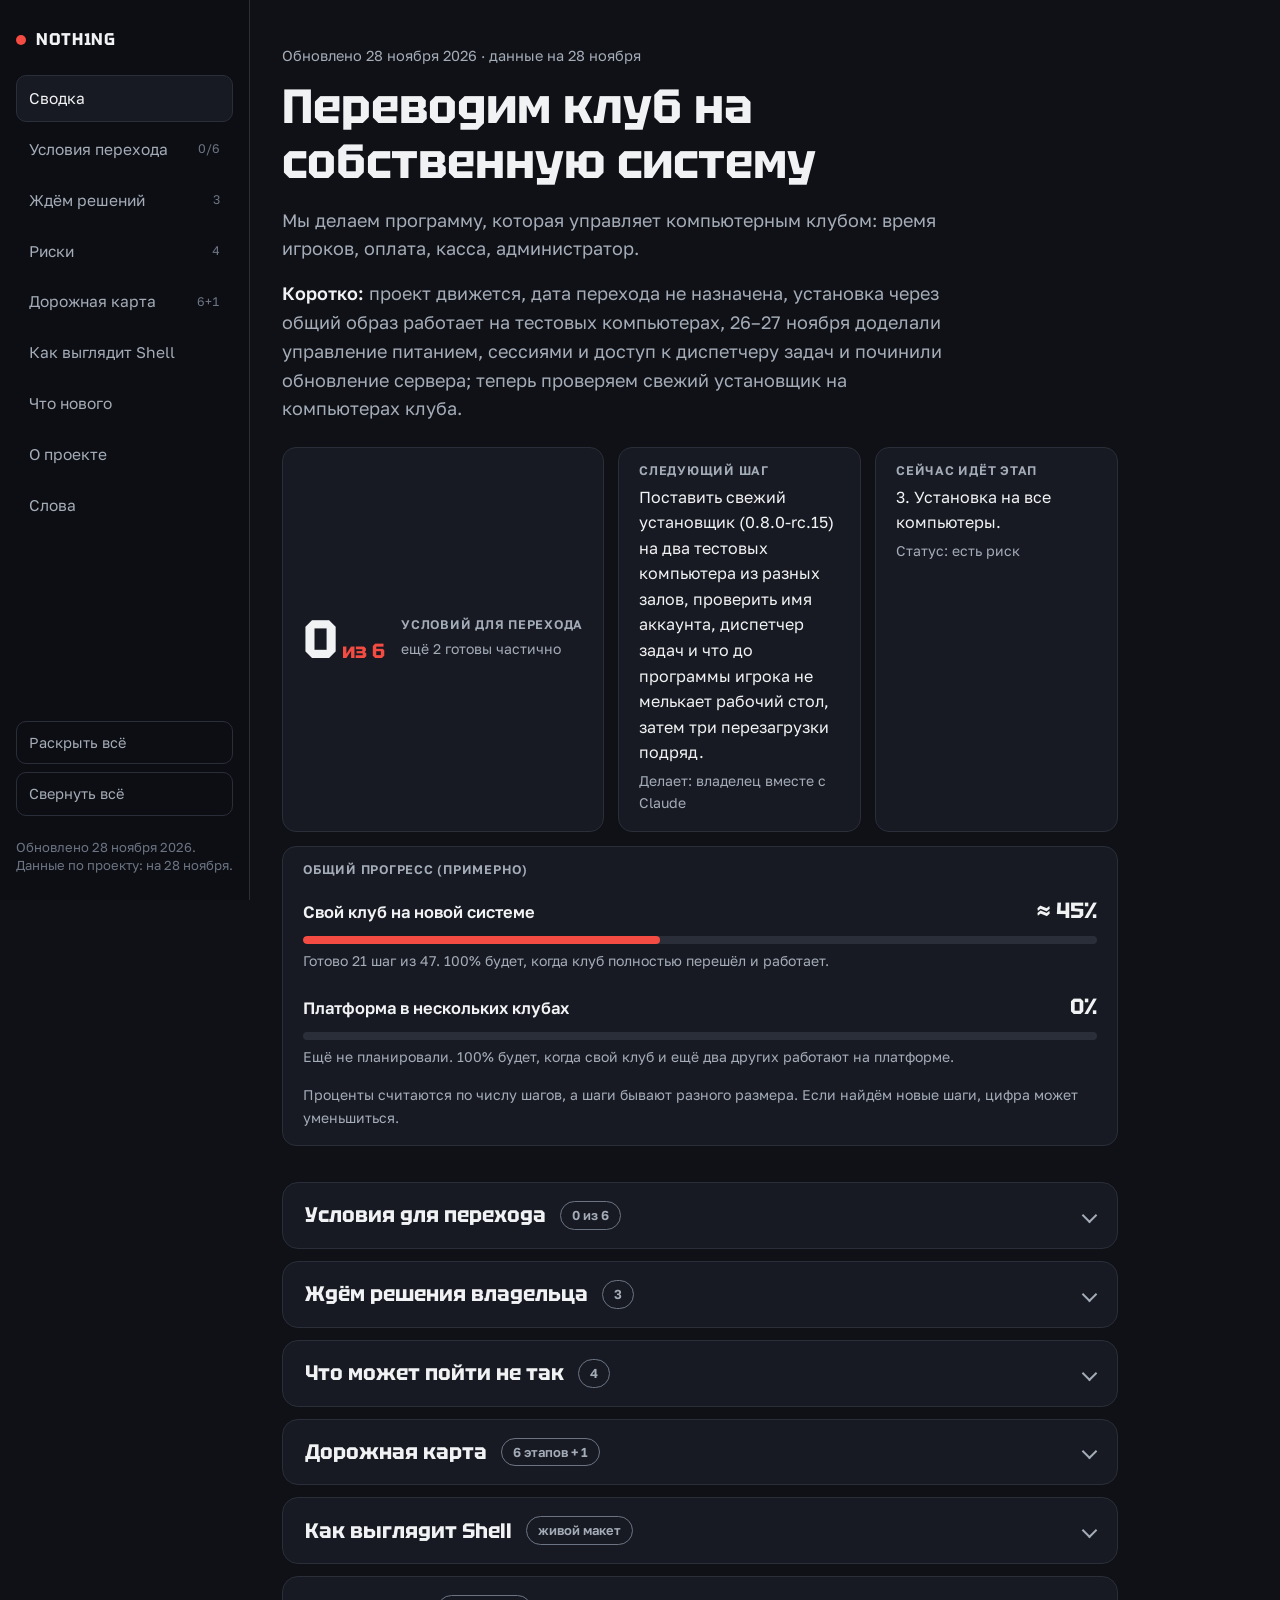
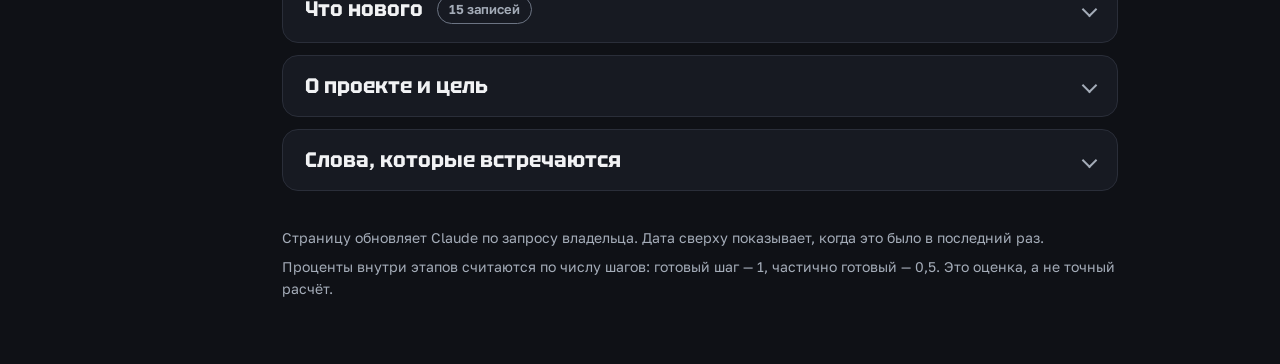
<file: index.html>
<!DOCTYPE html>
<html lang="ru">
<head>
<meta charset="utf-8">
<meta name="viewport" content="width=device-width, initial-scale=1">
<title>Noth1ng: как идёт проект</title>
<link rel="preconnect" href="https://fonts.googleapis.com">
<link rel="preconnect" href="https://fonts.gstatic.com" crossorigin>
<link href="https://fonts.googleapis.com/css2?family=Tektur:wght@500;700&family=Golos+Text:wght@400;500;600&display=swap" rel="stylesheet">
<style>
/* Один тёмный мир: графит, светлый текст, красный акцент. Компоновка: слева меню-сайдбар, справа сводка и раскрывающиеся разделы. */
:root{
  --bg:#0f1116;
  --panel:#171a22;
  --line:#2a2e39;
  --text:#f1f2f4;
  --muted:#a4acb8;
  --accent:#f44b42;
  --ok:#5ccf8f;
  --warn:#f0b25a;
  --stop:#f26d6d;
  --idle:#6c7483;
  --display:"Tektur","Arial Narrow",system-ui,sans-serif;
  --body:"Golos Text",system-ui,-apple-system,"Segoe UI",Arial,sans-serif;
  color-scheme:dark;
}
*{box-sizing:border-box}
html{background:var(--bg);scroll-behavior:smooth}
body{margin:0;background:var(--bg);color:var(--text);font-family:var(--body);font-size:16.5px;line-height:1.6;-webkit-text-size-adjust:100%}
h1,h2,h3{font-family:var(--display);font-weight:700;line-height:1.15;text-wrap:balance;margin:0}
p{margin:0}
:focus-visible{outline:2px solid var(--accent);outline-offset:3px;border-radius:4px}

.layout{display:grid;grid-template-columns:250px minmax(0,1fr);min-height:100vh}

/* Сайдбар */
.side{position:sticky;top:0;height:100vh;overflow-y:auto;padding:26px 16px;border-right:1px solid var(--line);background:#0c0e13;display:flex;flex-direction:column;gap:22px}
.brand{display:flex;align-items:center;gap:10px;font-family:var(--display);font-weight:700;letter-spacing:.04em;font-size:17px}
.brand i{width:10px;height:10px;border-radius:50%;background:var(--accent);display:inline-block}
.side nav{display:grid;gap:4px}
.side nav a{display:flex;align-items:center;justify-content:space-between;gap:10px;color:var(--muted);text-decoration:none;padding:10px 12px;border-radius:10px;font-size:15.5px;border:1px solid transparent}
.side nav a:hover{background:var(--panel);color:var(--text)}
.side nav a.on{background:var(--panel);color:var(--text);border-color:var(--line)}
.side nav a em{font-style:normal;font-size:12.5px;color:var(--idle);font-variant-numeric:tabular-nums}
.side .tools{display:grid;gap:8px;margin-top:auto}
.side button{font:inherit;font-size:14.5px;color:var(--muted);background:transparent;border:1px solid var(--line);border-radius:10px;padding:9px 12px;cursor:pointer;text-align:left}
.side button:hover{color:var(--text);border-color:var(--idle)}
.side .stamp{font-size:13px;color:var(--idle);line-height:1.4}

/* Основная колонка */
main{padding:0 32px 64px;max-width:900px;width:100%}
.hero{padding:44px 0 28px}
.kicker{color:var(--muted);font-size:14.5px;margin-bottom:12px}
.hero h1{font-size:clamp(30px,5.5vw,48px);max-width:15em}
.lead{margin-top:16px;max-width:38em;color:var(--muted);font-size:18px}
.lead b{color:var(--text);font-weight:600}
.cards2{margin-top:24px;display:grid;grid-template-columns:auto 1fr 1fr;gap:14px;align-items:stretch}
.cards2>div{background:var(--panel);border:1px solid var(--line);border-radius:14px;padding:16px 20px}
.cards2 .gate{display:flex;align-items:center;gap:16px}
.big{font-family:var(--display);font-weight:700;font-size:54px;line-height:1;font-variant-numeric:tabular-nums}
.big small{font-size:.38em;color:var(--accent);margin-left:4px}
.cards2 h3{font-family:var(--body);font-weight:600;font-size:12.5px;letter-spacing:.06em;text-transform:uppercase;color:var(--muted);margin-bottom:6px}
.cards2 p{font-size:16px}
.cards2 .sm{color:var(--muted);font-size:14px;margin-top:4px}
.prog{margin-top:14px;background:var(--panel);border:1px solid var(--line);border-radius:14px;padding:16px 20px;display:grid;gap:16px}
.prog h3{font-family:var(--body);font-weight:600;font-size:12.5px;letter-spacing:.06em;text-transform:uppercase;color:var(--muted)}
.prog .lbl{display:flex;justify-content:space-between;gap:12px;align-items:baseline}
.prog .lbl b{font-weight:600}
.prog .lbl span{font-family:var(--display);font-weight:700;font-size:22px;font-variant-numeric:tabular-nums}
.prog .meter{display:block;margin:8px 0 6px;min-width:0}
.prog .sm{color:var(--muted);font-size:14px}

/* Разделы-шапки */
.acc{display:grid;gap:12px;margin-top:8px}
details.sec{background:var(--panel);border:1px solid var(--line);border-radius:16px;scroll-margin-top:16px}
details.sec[open]{border-color:#3a3f4c}
summary{list-style:none;cursor:pointer;display:flex;align-items:center;gap:14px;padding:18px 22px;border-radius:16px}
summary::-webkit-details-marker{display:none}
summary::after{content:"";margin-left:auto;width:9px;height:9px;border-right:2px solid var(--muted);border-bottom:2px solid var(--muted);transform:rotate(45deg);transition:transform .2s;flex:none}
details[open]>summary::after{transform:rotate(-135deg)}
summary:hover{background:rgba(255,255,255,.02)}
.sec>summary h2{font-size:21px;flex:0 1 auto}
.sec .badge{font-size:13px;font-weight:600;padding:3px 11px;border-radius:999px;border:1px solid var(--idle);color:var(--muted);white-space:nowrap}
.sec .body{padding:4px 22px 22px;display:grid;gap:14px}
.sub{color:var(--muted);max-width:40em}

.light{font-size:13px;font-weight:600;padding:3px 11px;border-radius:999px;border:1px solid;white-space:nowrap}
.light.g{color:var(--ok);border-color:var(--ok)}
.light.a{color:var(--warn);border-color:var(--warn)}
.light.r{color:var(--stop);border-color:var(--stop)}
.light.n{color:var(--idle);border-color:var(--idle)}
.legend{display:flex;flex-wrap:wrap;gap:6px 20px;color:var(--muted);font-size:14.5px}
.dot{display:inline-block;width:11px;height:11px;border-radius:50%;margin-right:7px;vertical-align:-1px}
.dot.g{background:var(--ok)}.dot.a{background:var(--warn)}.dot.r{background:var(--stop)}.dot.n{background:var(--idle)}

.chain{list-style:none;margin:0;padding:0;display:flex;flex-wrap:wrap;gap:8px}
.chain li{border:1px solid var(--line);border-radius:999px;padding:6px 16px;font-size:15px;color:var(--muted)}
.chain li.here{border-color:var(--accent);color:var(--text)}
.chain li+li::before{content:"→";margin-right:10px;color:var(--idle)}

.checks{list-style:none;margin:0;padding:0;display:grid;gap:10px}
.checks li{display:grid;grid-template-columns:auto 1fr auto;gap:14px;align-items:center;border:1px solid var(--line);border-radius:12px;padding:12px 16px}
.checks .ic{width:24px;height:24px;border-radius:50%;display:grid;place-items:center;font-size:13px;font-weight:700;border:2px solid var(--idle);color:var(--idle)}
.checks .half .ic{border-color:var(--warn);color:var(--warn)}
.checks small{display:block;color:var(--muted);font-size:14px}
.chip{font-size:13px;font-weight:600;padding:3px 11px;border-radius:999px;border:1px solid var(--idle);color:var(--idle);white-space:nowrap}
.half .chip{border-color:var(--warn);color:var(--warn)}

.cards{display:grid;gap:10px;list-style:none;margin:0;padding:0}
.cards li{border:1px solid var(--line);border-radius:12px;padding:14px 16px}
.cards b{display:block;margin-bottom:3px;font-weight:600}
.cards span{color:var(--muted);font-size:15.5px}
.cards .meta{display:block;margin-top:6px;font-size:14px;color:var(--idle)}

/* Этапы: вложенные шапки */
.stages{display:grid;gap:10px}
details.stage{border:1px solid var(--line);border-radius:14px;background:#13161d}
details.stage.current{border-color:var(--accent)}
details.stage>summary{padding:14px 18px;gap:12px;flex-wrap:wrap}
.stage .num{font-family:var(--display);font-weight:700;color:var(--muted);font-size:15px;min-width:22px}
.stage summary h3{font-size:18px;flex:1 1 200px}
.stage .mini{display:flex;align-items:center;gap:10px;min-width:150px}
.meter{height:8px;background:var(--line);border-radius:5px;overflow:hidden;flex:1;min-width:70px}
.meter b{display:block;height:100%;background:var(--accent);border-radius:5px}
.stage .mini span{font-size:13.5px;color:var(--muted);font-variant-numeric:tabular-nums;white-space:nowrap}
.stage .inner{padding:2px 18px 18px;display:grid;gap:12px}
.plain{font-size:16px}
.why{color:var(--muted);font-size:15px}
.why b{color:var(--text);font-weight:600}
.items{list-style:none;margin:0;padding:0;display:grid;gap:6px}
.items li{display:grid;grid-template-columns:22px 1fr;gap:8px;font-size:15.5px;color:var(--muted)}
.items li::before{content:"";width:16px;height:16px;margin-top:5px;border-radius:50%;border:2px solid var(--idle)}
.items .d{color:var(--text)}
.items .d::before{background:var(--ok);border-color:var(--ok)}
.items .p::before{border-color:var(--warn);background:linear-gradient(90deg,var(--warn) 50%,transparent 50%)}

.log{list-style:none;margin:0;padding:0}
.log li{display:grid;grid-template-columns:110px 1fr;gap:16px;padding:10px 0;border-bottom:1px solid var(--line)}
.log li:last-child{border-bottom:0}
.log time{color:var(--muted);font-size:15px}

.what{display:grid;grid-template-columns:repeat(3,1fr);gap:12px}
.what div,.goal div{border:1px solid var(--line);border-radius:12px;padding:16px}
.what h3,.goal h3{font-size:17px;margin-bottom:6px}
.what p,.goal p{color:var(--muted);font-size:15.5px}
.goal{display:grid;gap:12px}
.tag{display:inline-block;font-size:12.5px;font-weight:600;color:var(--accent);border:1px solid var(--accent);padding:2px 10px;border-radius:999px;margin-bottom:8px}
dl{margin:0}
dl div{display:grid;grid-template-columns:150px 1fr;gap:16px;padding:12px 0;border-bottom:1px solid var(--line)}
dl div:last-child{border-bottom:0}
dt{font-weight:600}
dd{margin:0;color:var(--muted);font-size:15.5px}

footer{margin-top:36px;color:var(--muted);font-size:14px}
footer p+p{margin-top:6px}

/* Телефон: меню сверху полосой */
@media (max-width:860px){
  .layout{grid-template-columns:1fr}
  .side{position:sticky;top:0;z-index:5;height:auto;flex-direction:row;align-items:center;gap:12px;padding:10px 14px;border-right:0;border-bottom:1px solid var(--line);overflow-x:auto;overflow-y:hidden}
  .side .brand{flex:none}
  .side nav{display:flex;gap:6px;flex:none}
  .side nav a{white-space:nowrap;padding:8px 12px}
  .side nav a em{display:none}
  .side .tools,.side .stamp{display:none}
  main{padding:0 16px 56px}
  .cards2{grid-template-columns:1fr}
  .what{grid-template-columns:1fr}
  .checks li{grid-template-columns:auto 1fr}
  .checks .chip{grid-column:2;justify-self:start}
  .log li,dl div{grid-template-columns:1fr;gap:3px}
  html{scroll-padding-top:70px}
}
@media (prefers-reduced-motion:reduce){html{scroll-behavior:auto}summary::after{transition:none}}
</style>
</head>
<body>
<div class="layout">

<aside class="side" aria-label="Меню страницы">
  <div class="brand"><i></i>NOTH1NG</div>
  <nav id="nav">
    <a href="#svodka" data-t="svodka">Сводка</a>
    <a href="#perehod" data-t="perehod">Условия перехода <em>0/6</em></a>
    <a href="#resheniya" data-t="resheniya">Ждём решений <em>3</em></a>
    <a href="#riski" data-t="riski">Риски <em>4</em></a>
    <a href="#karta" data-t="karta">Дорожная карта <em>6+1</em></a>
    <a href="#shell" data-t="shell">Как выглядит Shell</a>
    <a href="#novoe" data-t="novoe">Что нового</a>
    <a href="#o-proekte" data-t="o-proekte">О проекте</a>
    <a href="#slova" data-t="slova">Слова</a>
  </nav>
  <div class="tools">
    <button type="button" id="openAll">Раскрыть всё</button>
    <button type="button" id="closeAll">Свернуть всё</button>
  </div>
  <p class="stamp">Обновлено 28 ноября 2026.<br>Данные по проекту: на 28 ноября.</p>
</aside>

<main>
  <div class="hero" id="svodka">
    <p class="kicker">Обновлено 28 ноября 2026 · данные на 28 ноября</p>
    <h1>Переводим клуб на собственную систему</h1>
    <p class="lead">Мы делаем программу, которая управляет компьютерным клубом: время игроков, оплата, касса, администратор.</p>
    <p class="lead"><b>Коротко:</b> проект движется, дата перехода не назначена, установка через общий образ работает на тестовых компьютерах, 26–27 ноября доделали управление питанием, сессиями и доступ к диспетчеру задач и починили обновление сервера; теперь проверяем свежий установщик на компьютерах клуба.</p>
    <div class="cards2">
      <div class="gate"><div class="big">0<small>из 6</small></div><div><h3>Условий для перехода</h3><p class="sm">ещё 2 готовы частично</p></div></div>
      <div><h3>Следующий шаг</h3><p>Поставить свежий установщик (0.8.0-rc.15) на два тестовых компьютера из разных залов, проверить имя аккаунта, диспетчер задач и что до программы игрока не мелькает рабочий стол, затем три перезагрузки подряд.</p><p class="sm">Делает: владелец вместе с Claude</p></div>
      <div><h3>Сейчас идёт этап</h3><p>3. Установка на все компьютеры.</p><p class="sm">Статус: есть риск</p></div>
    </div>
    <div class="prog">
      <h3>Общий прогресс (примерно)</h3>
      <div><div class="lbl"><b>Свой клуб на новой системе</b><span>≈ 45%</span></div><span class="meter"><b style="width:45%"></b></span><p class="sm">Готово 21 шаг из 47. 100% будет, когда клуб полностью перешёл и работает.</p></div>
      <div><div class="lbl"><b>Платформа в нескольких клубах</b><span>0%</span></div><span class="meter"><b style="width:0%"></b></span><p class="sm">Ещё не планировали. 100% будет, когда свой клуб и ещё два других работают на платформе.</p></div>
      <p class="sm">Проценты считаются по числу шагов, а шаги бывают разного размера. Если найдём новые шаги, цифра может уменьшиться.</p>
    </div>
  </div>

  <div class="acc">

    <details class="sec" id="perehod">
      <summary><h2>Условия для перехода</h2><span class="badge">0 из 6</span></summary>
      <div class="body">
        <p class="sub">Работы идут в таком порядке: следующая ступень не начинается, пока не готова предыдущая.</p>
        <ol class="chain"><li class="here">Установка на все компьютеры</li><li>Живые проверки</li><li>Проверка копий данных</li><li>Выбор даты</li></ol>
        <p class="sub">Дату выбираем, когда закрыты все шесть пунктов. Сейчас не закрыт ни один, два готовы частично.</p>
        <ul class="checks">
          <li class="half"><span class="ic">~</span><div>Работа без связи с сервером<small>Запас времени при обрыве работает, осталось проверить редкие случаи</small></div><span class="chip">Частично</span></li>
          <li><span class="ic"></span><div>Программа стоит на всех компьютерах клуба<small>Работает на пробном компьютере и на двух тестовых компьютерах с общего образа</small></div><span class="chip">Не готово</span></li>
          <li><span class="ic"></span><div>Первый вход перенесённого клиента<small>Проверка на одном тестовом клиенте</small></div><span class="chip">Не проверено</span></li>
          <li><span class="ic"></span><div>Полный цикл игровой сессии<small>Вход, оплата, игра, предупреждения, конец времени</small></div><span class="chip">Не проверено</span></li>
          <li><span class="ic"></span><div>Тестовая смена в кассе<small>Открытие, операции, отчёты, закрытие</small></div><span class="chip">Не проверено</span></li>
          <li class="half"><span class="ic">~</span><div>Копии базы и восстановление<small>Копии делаются каждый день; восстановление надо проверить заново</small></div><span class="chip">Частично</span></li>
        </ul>
        <p class="sub">Вывод: назначать дату рано.</p>
      </div>
    </details>

    <details class="sec" id="resheniya">
      <summary><h2>Ждём решения владельца</h2><span class="badge">3</span></summary>
      <div class="body">
        <p class="sub">Вопросы, от ответов на которые зависит ход работы. По состоянию на 23 ноября.</p>
        <ul class="cards">
          <li><b>Какие два компьютера и когда использовать для проверки установки</b><span>Нужны места из разных залов, на которых можно спокойно перезагружаться, в нерабочее время.</span><span class="meta">Открыт с 21 ноября</span></li>
          <li><b>Когда прекращать продажу абонементов в прежней системе</b><span>Абонементы не переносятся, поэтому клиентов нужно заранее предупредить. Решается, когда будет дата перехода.</span><span class="meta">Открыт с 20 ноября</span></li>
          <li><b>Дата перехода</b><span>Назначается после того, как закрыты шесть условий.</span><span class="meta">Ждёт условий</span></li>
        </ul>
      </div>
    </details>

    <details class="sec" id="riski">
      <summary><h2>Что может пойти не так</h2><span class="badge">4</span></summary>
      <div class="body">
        <ul class="cards">
          <li><b>Установка через общий образ проверена только на двух компьютерах</b><span>25 ноября после трёх исправлений она заработала на тестовой копии образа: два компьютера сами получили доступ и открыли программу игрока. Что осталось: перезагрузки, полный цикл игры и подготовка рабочего образа. Рабочий образ пока не трогаем.</span><span class="meta">Риск: средний, снижается</span></li>
          <li><b>Восстановление данных из копии нужно проверить заново перед переходом</b><span>Что делаем: повторим проверку за один-два дня до перехода и один раз потренируем возврат к копии.</span><span class="meta">Риск: средний</span></li>
          <li><b>Автоматические проверки на GitHub сейчас не запускаются</b><span>Причина: исчерпан лимит оплаты. Проверки запускаем вручную перед каждым слиянием, но 27 ноября поломка сборки прошла мимо них и была видна только на сервере. Нужно поправить оплату в GitHub до дня перехода.</span><span class="meta">Риск: средний</span></li>
          <li><b>При долгом обрыве связи последние минуты игры могут остаться неоплаченными</b><span>Компьютер блокируется в срок, но запас времени (до 5 минут) с баланса не списывается. Решение владельца: принимаем потерю. Вернёмся к вопросу, если такие случаи будут частыми.</span><span class="meta">Риск: низкий, принят</span></li>
        </ul>
      </div>
    </details>

    <details class="sec" id="karta">
      <summary><h2>Дорожная карта</h2><span class="badge">6 этапов + 1</span></summary>
      <div class="body">
        <p class="sub">Нажмите на этап, чтобы увидеть шаги. Часть работ идёт параллельно.</p>
        <p class="legend" aria-label="Условные обозначения">
          <span><i class="dot g"></i>идёт по плану</span><span><i class="dot a"></i>есть риск</span><span><i class="dot r"></i>стоим</span><span><i class="dot n"></i>ещё не начат</span>
        </p>
        <div class="stages">

          <details class="stage">
            <summary><span class="num">1</span><h3>Админ-панель</h3><span class="light g">Готово</span><span class="mini"><span class="meter"><b style="width:100%"></b></span><span>6 из 6</span></span></summary>
            <div class="inner">
              <p class="plain">Переделываем все экраны панели по готовому макету, чтобы работать было удобно.</p>
              <ul class="items">
                <li class="d">Карта клуба, касса, клиенты, брони</li>
                <li class="d">Магазин, тарифы, акции</li>
                <li class="d">Отчёты и журналы</li>
                <li class="d">Технические экраны (сервер, диагностика, обновления)</li>
                <li class="d">Экраны настроек</li>
                <li class="d">Итоговая сверка всех экранов с макетом (на тестовых данных)</li>
              </ul>
            </div>
          </details>

          <details class="stage">
            <summary><span class="num">2</span><h3>Программа на компьютере и работа без связи</h3><span class="light g">Идёт по плану</span><span class="mini"><span class="meter"><b style="width:60%"></b></span><span>6 из 10</span></span></summary>
            <div class="inner">
              <p class="plain">Если связь с сервером пропадёт, игрок не должен сразу вылететь из игры. Для этого сделан небольшой запас времени.</p>
              <ul class="items">
                <li class="d">Запас без связи на сервере</li>
                <li class="d">Запас без связи в программе игрока</li>
                <li class="d">Перезапуск программы при сбое</li>
                <li class="d">Установка на пробный компьютер</li>
                <li class="d">Проверка короткого обрыва связи</li>
                <li class="d">Проверка долгого обрыва связи</li>
                <li>Обрыв на 3–5 минут</li>
                <li>Выход из игры без связи</li>
                <li>Сбой программы без связи</li>
                <li>Проверка на тарифе с пакетом времени</li>
              </ul>
              <p class="why"><b>Почему не красный:</b> оставшиеся проверки отложены специально, на конец перед переходом.</p>
            </div>
          </details>

          <details class="stage current" open>
            <summary><span class="num">3</span><h3>Установка на все компьютеры</h3><span class="light a">Есть риск</span><span class="mini"><span class="meter"><b style="width:63%"></b></span><span>5 из 8</span></span></summary>
            <div class="inner">
              <p class="plain">Клубные компьютеры загружаются с общего образа, поэтому программу ставят один раз в образ, а не на каждый компьютер.</p>
              <ul class="items">
                <li class="d">Выяснили, почему простой установщик не подошёл</li>
                <li class="d">Собрали единый установщик со всеми нужными частями</li>
                <li class="d">Свежий установщик с новой версией программы игрока собран и выложен для скачивания из панели</li>
                <li class="d">Устранить ошибку доступа к папке Program Files при установке</li>
                <li class="d">Пробная установка на тестовом компьютере</li>
                <li>Два компьютера из разных залов и несколько перезагрузок</li>
                <li>Удалённое подключение администратора к компьютерам</li>
                <li>Рабочий образ для всего клуба</li>
              </ul>
              <p class="why"><b>Почему жёлтый:</b> установка через общий образ работает на тестовых компьютерах, но свежий установщик (0.8.0-rc.15), перезагрузки, полный цикл игры и рабочий образ ещё не проверены.</p>
            </div>
          </details>

          <details class="stage">
            <summary><span class="num">4</span><h3>Перенос клиентов из прежней системы</h3><span class="light g">Идёт по плану</span><span class="mini"><span class="meter"><b style="width:40%"></b></span><span>2 из 5</span></span></summary>
            <div class="inner">
              <p class="plain">Клиенты и их баланс переедут одним днём, чтобы деньги не потратили дважды. Абонементы и брони не переносятся.</p>
              <ul class="items">
                <li class="d">Перенос написан</li>
                <li class="d">Репетиция без денег прошла без ошибок</li>
                <li>Проверка на одном тестовом клиенте</li>
                <li>Брони переписать вручную в день перехода</li>
                <li>Свежая выгрузка и сверка в день перехода</li>
              </ul>
            </div>
          </details>

          <details class="stage">
            <summary><span class="num">5</span><h3>Проверки перед переходом</h3><span class="light a">Есть риск</span><span class="mini"><span class="meter"><b style="width:33%"></b></span><span>2 из 6</span></span></summary>
            <div class="inner">
              <p class="plain">Прежде чем переходить, пройдём всё вживую на тестовых деньгах и убедимся, что данные можно восстановить.</p>
              <ul class="items">
                <li class="d">Копия базы делается каждый день</li>
                <li class="d">Ключ от копий хранится в отдельном месте</li>
                <li>Полный цикл игровой сессии</li>
                <li>Тестовая смена в кассе</li>
                <li>Проверка восстановления из копии</li>
                <li>Тренировка возврата к копии</li>
              </ul>
              <p class="why"><b>Почему жёлтый:</b> живые проверки и проверка восстановления данных ещё впереди.</p>
            </div>
          </details>

          <details class="stage">
            <summary><span class="num">6</span><h3>День перехода</h3><span class="light n">Ещё не начат</span></summary>
            <div class="inner">
              <p class="plain">Один день, когда весь клуб переходит на новую систему. Пошаговая инструкция из двенадцати пунктов уже написана. Дату выберет владелец.</p>
            </div>
          </details>

          <details class="stage">
            <summary><span class="num">+</span><h3>Потом: другие клубы</h3><span class="light n">Планы</span></summary>
            <div class="inner">
              <p class="plain">Платформа задумана так, чтобы её могли использовать и другие клубы. Этим займёмся после того, как свой клуб стабильно работает. Сроков пока нет.</p>
            </div>
          </details>
        </div>
      </div>
    </details>

    <details class="sec" id="shell">
      <summary><h2>Как выглядит Shell</h2><span class="badge">живой макет</span></summary>
      <div class="body">
        <p class="sub">Так выглядит программа на игровом компьютере (Shell 0.7.64): библиотека игр, тарифы, бар, пополнение, история. Макет кликабельный, как настоящая программа. Игры, цены и баланс в нём примерные, настоящих данных клуба здесь нет.</p>
        <a href="shell/" target="_blank" rel="noopener" style="display:block;border:1px solid var(--line);border-radius:14px;overflow:hidden;text-decoration:none;color:inherit">
          <img src="shell/preview.png" alt="Библиотека игр в Shell: карточки игр, выбранная игра справа, баланс и время внизу" loading="lazy" style="display:block;width:100%;height:auto">
          <span style="display:block;padding:12px 16px;color:var(--accent);font-weight:600">Открыть живой макет Shell →</span>
        </a>
      </div>
    </details>

    <details class="sec" id="novoe">
      <summary><h2>Что нового</h2><span class="badge">15 записей</span></summary>
      <div class="body">
        <ul class="log">
          <li><time datetime="2026-11-28">28 ноября</time><span>Выпущен свежий установщик (0.8.0-rc.15) и подключён к скачиванию в панели. В программе игрока новый экран входа и заставка, без зависаний; в настройках панели появились «Брендинг и заставка» и эффекты экрана входа. Касса больше не получает ошибку «слишком много запросов» из-за фоновых обновлений. На двух тестовых компьютерах этот установщик ещё не проверяли, это следующий шаг.</span></li>
          <li><time datetime="2026-11-27">27 ноября</time><span>Нашли, что с утра сервер не обновлялся: две сборки подряд упали из-за ошибки в порядке сборки, и работала предыдущая версия. Исправили за час, теперь на сервере все изменения, включая сбор ошибок и понятные статусы питания. Панель теперь сразу подхватывает новую версию после обновления сервера, без обновления страницы вручную. Копии базы делаются каждый день без пропусков; подготовлена пошаговая инструкция для проверки восстановления и репетиции возврата к копии. Составлен список из 10 проверок до перехода.</span></li>
          <li><time datetime="2026-11-26">26 ноября</time><span>Доделали то, на чём спотыкались при проверке на тестовых компьютерах. В настройках панели два переключателя доступа к диспетчеру задач: для владельца (включён) и для клиентов (выключен по умолчанию); на тестовом компьютере включение сработало. Подтверждения «Перезагрузить» и «Завершить сессию» теперь работают и из контекстного меню карты клуба и раздела «Компьютеры». Если у клиента вышло время на выключенном компьютере, сессия сама закрывается. Кнопка «Включить» на карте доступна примерно через 20 секунд после выключения, а не через 3 минуты. В «Моём аккаунте» вместо слова «Игрок» показывается имя аккаунта. Свежий установщик 0.8.0-rc.12 подключён к панели; на клубных компьютерах он ещё не проверен.</span></li>
          <li><time datetime="2026-11-25">25 ноября</time><span>Установка через общий образ впервые заработала: два компьютера загрузились с тестовой копии образа, сами получили доступ у сервера и открыли программу игрока. По пути исправлены три ошибки: та самая «ошибка доступа к Program Files», неверное название режима в установщике и чёрный экран вместо экрана ожидания. Новый установщик собран, в панель ещё не выложен.</span></li>
          <li><time datetime="2026-11-25">25 ноября</time><span>Собран свежий установщик с новой версией программы игрока (вместе с «сессией владельца») и выложен для скачивания из панели. На компьютерах клуба он ещё не запускался — это следующий шаг.</span></li>
          <li><time datetime="2026-11-25">25 ноября</time><span>Экраны панели проверены на тестовых данных «как в клубе». В «Статистике» появилась карта загрузки по дням недели и часам: сразу видно пики и тихие часы, на телефоне — средний день для будней и выходных. Исправлены три мелкие ошибки отображения.</span></li>
          <li><time datetime="2026-11-25">25 ноября</time><span>«Сессия владельца» готова целиком в коде: в админ-панели есть экран настроек и список последних входов, часы владельца в отчётах загрузки идут отдельной строкой. На игровых компьютерах эта версия программы пока не установлена, проверка на реальном компьютере впереди.</span></li>
          <li><time datetime="2026-11-25">25 ноября</time><span>Мелкие доработки панели: на «Тарифах» появилась справка с правилами времени, в банковской сверке — подсказки «возможное совпадение» (связь по-прежнему ставит человек), заголовок настроек выровнен с остальными страницами.</span></li>
          <li><time datetime="2026-11-24">24 ноября</time><span>Готова серверная часть «сессии владельца»: настройки и список входов. Экрана для неё пока нет. В настройках пункты из макета, которых ещё нет в системе, теперь показаны серыми.</span></li>
          <li><time datetime="2026-11-24">24 ноября</time><span>На странице появился живой макет Shell в том виде, как он сейчас выглядит на игровом компьютере (версия 0.7.64). Данные в нём примерные.</span></li>
          <li><time datetime="2026-11-23">23 ноября</time><span>Все экраны админ-панели сверены с макетом: серьёзных ошибок нет, найдено несколько доработок. Установщик проверен по коду (сам файл ещё не открывали). Все автоматические проверки прошли, одна нестабильная починена.</span></li>
          <li><time datetime="2026-11-23">23 ноября</time><span>Установка на другие компьютеры остановилась на ошибке доступа к папке Program Files. Причину выясняем.</span></li>
          <li><time datetime="2026-11-22">22 ноября</time><span>Собран единый установщик программы и подключён к скачиванию в админ-панели.</span></li>
          <li><time datetime="2026-11-22">22 ноября</time><span>Банковская сверка в панели, уборка старого экрана, окно пополнения на карте клуба.</span></li>
          <li><time datetime="2026-11-21">21 ноября</time><span>Все 11 экранов настроек в панели переделаны по макету. Пока это только внешний вид, сохранение настроек проверим отдельно.</span></li>
          <li><time datetime="2026-11-21">21 ноября</time><span>Режим «запас без связи» работает на пробном компьютере. Проверены обрывы около минуты и около 50 минут, остальные сценарии ждут конца работ.</span></li>
        </ul>
      </div>
    </details>

    <details class="sec" id="o-proekte">
      <summary><h2>О проекте и цель</h2></summary>
      <div class="body">
        <div class="what">
          <div><h3>Админ-панель</h3><p>Сайт для администратора и владельца: карта клуба, касса, клиенты, брони, тарифы, отчёты, настройки. Называется Ops.</p></div>
          <div><h3>Программа на компьютере клиента</h3><p>То, что игрок видит за столом: вход, оставшееся время, баланс, запуск игр. Называется Shell.</p></div>
          <div><h3>Сервер</h3><p>Хранит клиентов, оплаты и сессии и связывает панель с компьютерами. Работает в интернете, на сервисе Railway.</p></div>
        </div>
        <div class="goal">
          <div><span class="tag">Ближайшая цель</span><h3>Весь клуб на своей системе</h3><p>Все компьютеры, касса, отчёты и брони работают в нашей программе вместо прежней.</p></div>
          <div><span class="tag">В будущем</span><h3>Платформа и для других клубов</h3><p>После перехода можно подключать другие клубы. Как именно, решим позже.</p></div>
        </div>
      </div>
    </details>

    <details class="sec" id="slova">
      <summary><h2>Слова, которые встречаются</h2></summary>
      <div class="body">
        <dl>
          <div><dt>Ops</dt><dd>Админ-панель клуба в браузере.</dd></div>
          <div><dt>Shell</dt><dd>Программа на игровом компьютере: вход игрока, время, баланс, запуск игр.</dd></div>
          <div><dt>Сервер</dt><dd>Главный компьютер в интернете, который хранит данные и связывает всё вместе.</dd></div>
          <div><dt>Railway</dt><dd>Сервис, на котором работает сервер.</dd></div>
          <div><dt>Образ</dt><dd>Готовая копия системы. Бездисковые компьютеры клуба загружаются из неё, поэтому программу достаточно поставить в образ один раз.</dd></div>
          <div><dt>Установщик</dt><dd>Программа, которая сама ставит нужные части на компьютер.</dd></div>
          <div><dt>Запас без связи</dt><dd>Несколько минут игры, которые разрешены, если пропала связь с сервером.</dd></div>
          <div><dt>Откат</dt><dd>Возврат к состоянию до изменений. Поэтому перед переходом мы делаем копии данных и проверки.</dd></div>
          <div><dt>День перехода</dt><dd>День, когда клуб полностью переходит на новую систему.</dd></div>
        </dl>
      </div>
    </details>
  </div>

  <footer>
    <p>Страницу обновляет Claude по запросу владельца. Дата сверху показывает, когда это было в последний раз.</p>
    <p>Проценты внутри этапов считаются по числу шагов: готовый шаг — 1, частично готовый — 0,5. Это оценка, а не точный расчёт.</p>
  </footer>
</main>
</div>

<script>
(function(){
  var secs=[].slice.call(document.querySelectorAll('details.sec'));
  var links=[].slice.call(document.querySelectorAll('#nav a'));
  function mark(id){
    links.forEach(function(a){a.classList.toggle('on',a.getAttribute('data-t')===id);});
  }
  function go(id,push){
    var el=document.getElementById(id);
    if(!el)return;
    if(el.tagName==='DETAILS')el.open=true;
    el.scrollIntoView({block:'start'});
    mark(id);
    if(push){try{history.replaceState(null,'','#'+id);}catch(e){}}
  }
  links.forEach(function(a){
    a.addEventListener('click',function(e){
      e.preventDefault();
      go(a.getAttribute('data-t'),true);
    });
  });
  document.getElementById('openAll').addEventListener('click',function(){
    secs.forEach(function(d){d.open=true;});
    [].forEach.call(document.querySelectorAll('details.stage'),function(d){d.open=true;});
  });
  document.getElementById('closeAll').addEventListener('click',function(){
    secs.forEach(function(d){d.open=false;});
    [].forEach.call(document.querySelectorAll('details.stage'),function(d){d.open=false;});
  });
  if('IntersectionObserver' in window){
    var ids=['svodka'].concat(secs.map(function(d){return d.id;}));
    var io=new IntersectionObserver(function(es){
      es.forEach(function(e){if(e.isIntersecting)mark(e.target.id);});
    },{rootMargin:'-20% 0px -70% 0px'});
    ids.forEach(function(id){var el=document.getElementById(id);if(el)io.observe(el);});
  }
  var h=(location.hash||'').replace('#','');
  if(h&&document.getElementById(h))go(h,false);else mark('svodka');
  window.addEventListener('hashchange',function(){var x=(location.hash||'').replace('#','');if(x)go(x,false);});
})();
</script>
</body>
</html>
</file>
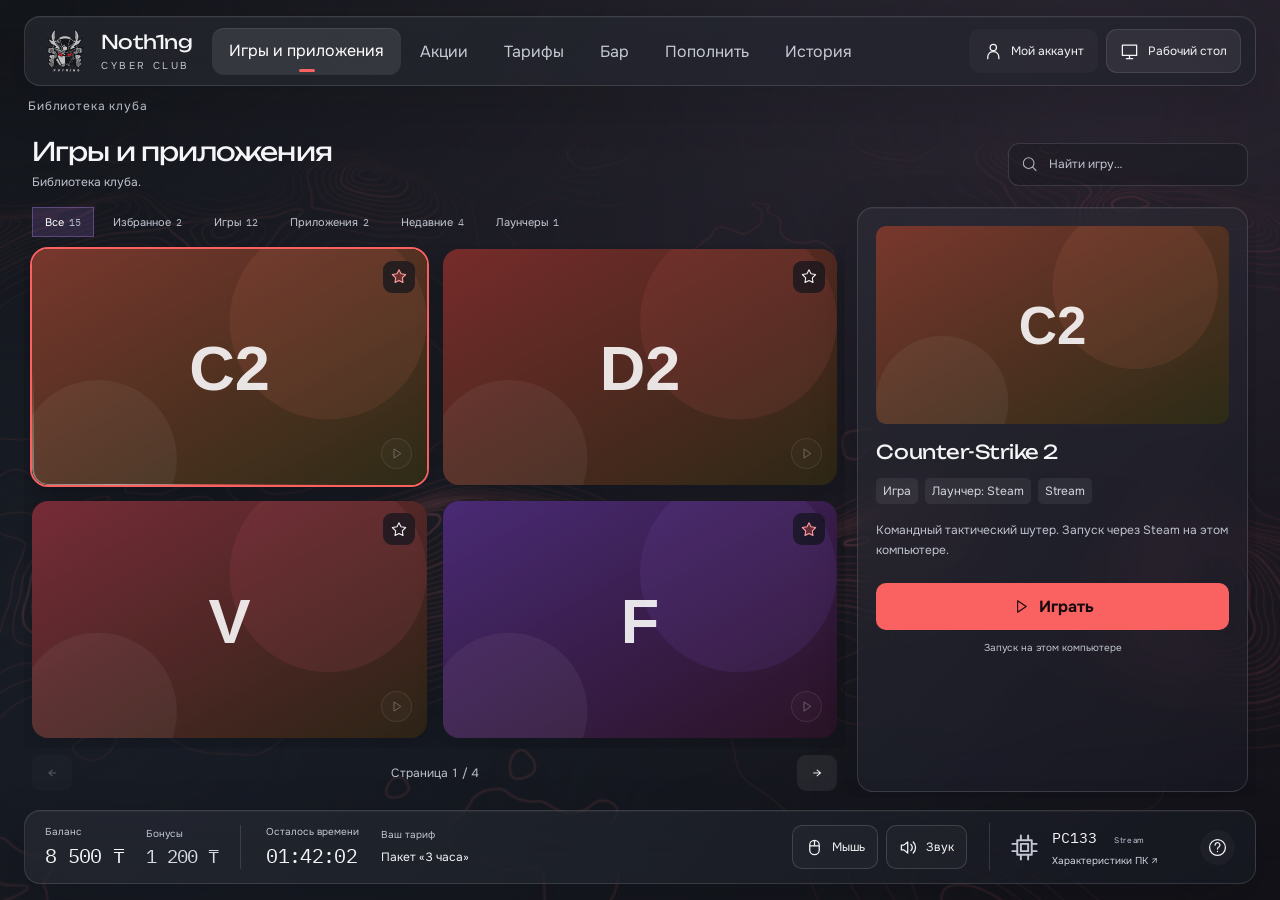
<file: shell/index.html>
<!doctype html><html lang="ru"><head><meta charset="utf-8"><meta name="viewport" content="width=device-width,initial-scale=1"><meta http-equiv="Content-Security-Policy" content="default-src 'self'; script-src 'self'; style-src 'self' 'unsafe-inline'; img-src 'self' data:; font-src 'self'; connect-src 'none'; frame-src 'none'; object-src 'none'; base-uri 'none'; form-action 'none'"><meta name="theme-color" content="#16171b"><title>Noth1ng Shell</title><link rel="stylesheet" href="style.css?v=tariff-discount-1"><link rel="stylesheet" href="motion.css?v=0.7.50"><link rel="stylesheet" href="viewport.css?v=0.7.50"><link rel="stylesheet" href="experience.css?v=0.7.50"><link rel="stylesheet" href="shell-finish.css?v=0.7.50"><link rel="stylesheet" href="card-hover.css?v=20261029"><link rel="stylesheet" href="system-panels.css?v=0.7.55"><link rel="stylesheet" href="managed-ui.css?v=0.7.56"></head><body>
<div class="backdrop"><div class="wallpaper" id="wallpaper"></div><div class="wallpaper next" id="wallpaper-next"></div><div id="shell-topography" aria-hidden="true"><canvas></canvas></div></div>
<div class="shell"><header class="glass header"><a class="brand" href="#games" aria-label="Noth1ng, игры"><img src="assets/logo.png" alt=""><span><b id="club-name">Noth1ng</b><small>CYBER CLUB</small></span></a><nav aria-label="Разделы"><div class="nav-indicator" aria-hidden="true"></div><button data-page="games" aria-current="page">Игры и приложения</button><button data-page="promotions">Акции</button><button data-page="tariffs">Тарифы</button><button data-page="bar">Бар</button><button data-page="topup">Пополнить</button><button data-page="history">История</button></nav><div class="header-actions"><button class="subtle account" data-drawer="account" aria-label="Мой аккаунт"><i data-icon="user"></i><span>Мой аккаунт</span></button><button class="desktop" id="desktop"><i data-icon="monitor"></i><span>Рабочий стол</span></button></div></header>
<div class="demo-line"><span id="connection-status"><b></b> Библиотека клуба</span></div><main id="content" tabindex="-1"><p>Загружаем библиотеку…</p></main>
<footer class="glass session"><div class="session-stat"><span>Баланс</span><strong id="cash">—</strong></div><div class="session-stat bonus"><span>Бонусы</span><strong id="bonus">—</strong></div><div class="session-stat time"><span>Осталось времени</span><strong id="time">—</strong></div><div class="session-stat package"><span>Ваш тариф</span><strong id="package">—</strong><div class="progress"><div></div></div></div><div class="system-panels" aria-label="Настройки устройств"><button class="system-panel" data-command="systemMouse" aria-label="Настройки мыши Windows" title="Настройки мыши Windows" disabled><i data-icon="mouse"></i><span>Мышь</span></button><button class="system-panel" data-command="systemSound" aria-label="Настройки звука Windows" title="Настройки звука Windows" disabled><i data-icon="speaker"></i><span>Звук</span></button></div><button class="pc" data-drawer="hardware" aria-label="Характеристики компьютера"><i data-icon="cpu"></i><span><strong><span id="pc">—</span> <small id="zone"></small></strong><em>Характеристики ПК ↗</em></span></button><button class="help subtle" data-drawer="help" aria-label="Помощь"><i data-icon="help"></i></button></footer></div>
<div class="veil" id="veil"></div><aside class="glass drawer" id="drawer" aria-label="Боковая панель" inert><div class="drawer-head"><h2 id="drawer-title"></h2><button class="icon-button" id="close-drawer" aria-label="Закрыть"><i data-icon="close"></i></button></div><div id="drawer-content"></div></aside><div class="toast glass" id="toast" role="status"></div><div class="topup-notice glass" id="topup-notice" role="status" aria-live="polite" hidden><span class="topup-notice-icon" aria-hidden="true">✓</span><div class="topup-notice-content"><div class="topup-notice-title">Баланс пополнен на <strong id="topup-notice-amount"></strong></div><div class="topup-notice-balances"><span>Баланс <b id="topup-notice-cash"></b></span><span>Бонусы <b id="topup-notice-bonus"></b></span></div></div><button id="topup-notice-close" aria-label="Закрыть уведомление">×</button></div>
<script src="mock.js"></script><script src="topography.js?v=0.7.50"></script><script src="app.js?v=tariff-discount-1"></script><script src="confirm.js?v=0.7.50"></script><script src="motion.js?v=0.7.50"></script><script src="viewport.js?v=0.7.50"></script><script src="experience.js?v=0.7.50"></script><script src="shell-finish.js?v=0.7.50"></script><script src="card-hover.js?v=20261029"></script><script src="managed-ui.js?v=0.7.56"></script></body></html>
</file>
<file: shell/style.css>
@font-face{font-family:Onest;src:url(assets/Onest-Regular.ttf)}@font-face{font-family:Onest;src:url(assets/Onest-Bold.ttf);font-weight:600 900}@font-face{font-family:Unbounded;src:url(assets/Unbounded-Regular.ttf)}@font-face{font-family:Unbounded;src:url(assets/Unbounded-Bold.ttf);font-weight:600 900}@font-face{font-family:"IBM Plex Mono";src:url(assets/IBMPlexMono-Regular.ttf)}
:root{color-scheme:dark;--red:#fa6262;--muted:#bec3cf;--glass:rgba(30,33,42,.64);--ease:cubic-bezier(.16,1,.3,1);font-family:Onest,sans-serif;color:#f5f5f7;background:#14161b}*{box-sizing:border-box}body{margin:0;min-width:340px}button,input,select{font:inherit}button{color:inherit;cursor:pointer;border:0;background:none}a{color:inherit;text-decoration:none}button:focus-visible,a:focus-visible,input:focus-visible,select:focus-visible{outline:2px solid #ffb6b6;outline-offset:4px}button:disabled{opacity:.45;cursor:default}::selection{background:#a22c3a;color:white}::-webkit-scrollbar{width:6px}::-webkit-scrollbar-thumb{background:#666a76;border-radius:6px}.icon{width:19px;height:19px;stroke:currentColor;fill:none;stroke-width:1.6;stroke-linecap:round;stroke-linejoin:round;flex-shrink:0;vertical-align:middle}.backdrop{position:fixed;inset:0;overflow:hidden;background:#15171c;z-index:-1}.wallpaper{position:absolute;inset:-35px;background-image:radial-gradient(ellipse at 85% 15%,#3f3347,transparent 65%),radial-gradient(ellipse at 10% 80%,#242f42,transparent 65%);background-position:center;background-size:cover;filter:blur(24px) saturate(.65);opacity:.5}.wallpaper.next{opacity:0;transition:opacity 850ms var(--ease)}.backdrop:after{content:'';position:absolute;inset:0;background:linear-gradient(110deg,#12151b80,#15192345,#190f1c70),linear-gradient(0deg,#0c0d12df,transparent)}.shell{max-width:1920px;margin:auto;padding:24px 32px;min-height:100svh;display:flex;flex-direction:column;gap:18px}.glass{background:linear-gradient(130deg,#ffffff15,#ffffff04),var(--glass);backdrop-filter:blur(30px) saturate(1.3);-webkit-backdrop-filter:blur(30px) saturate(1.3);border:1px solid #ffffff20;border-radius:16px;box-shadow:0 16px 50px #080a1030,inset 0 1px 0 #ffffff0b}.header{display:flex;align-items:center;padding:12px 16px;gap:28px;min-height:86px}.brand{display:flex;align-items:center;gap:10px;flex-shrink:0}.brand img{width:52px;height:52px;object-fit:contain;mix-blend-mode:screen}.brand>span{font-family:Unbounded,sans-serif;font-size:19px;letter-spacing:-.03em}.brand small{display:block;letter-spacing:.26em;font-family:Onest,sans-serif;font-size:8px;color:#c3c5cd;margin-top:5px}nav{position:relative;display:flex;align-items:center;gap:2px;isolation:isolate}nav button{position:relative;padding:13px 17px;border-radius:12px;color:#c7cad4;overflow:hidden;white-space:nowrap}nav button:before{content:'';position:absolute;inset:0;border-radius:50% 50% 0 0;background:#ffffff0d;transform:translateY(105%);transition:transform 350ms var(--ease)}nav button:hover:before{transform:translateY(0)}nav button[aria-current]{color:white}.nav-indicator{position:absolute;left:0;top:0;bottom:0;width:70px;border-radius:12px;background:#ffffff17;box-shadow:inset 0 1px 0 #ffffff17;z-index:-1;transition:transform 450ms var(--ease),width 450ms var(--ease)}.nav-indicator:after{content:'';position:absolute;width:16px;height:3px;border-radius:3px;background:var(--red);bottom:3px;left:calc(50% - 8px)}.header-actions{display:flex;align-items:center;gap:8px;margin-left:auto}.header-actions button{height:44px;display:flex;align-items:center;justify-content:center;gap:9px;padding:0 14px;border-radius:11px;white-space:nowrap;font-size:12px}.subtle{background:#ffffff07}.subtle:hover{background:#ffffff16}.desktop{background:#ffffff10;box-shadow:inset 0 0 0 1px #ffffff19}.desktop:hover{background:#ffffff20}.demo-line{display:flex;align-items:center;justify-content:space-between;padding:0 4px;color:#c7cbd5;font-size:10px;letter-spacing:.07em}.demo-line>span{display:flex;align-items:center;gap:8px}.demo-line b{width:5px;height:5px;background:var(--red);border-radius:50%}.text-btn{font-size:11px;color:#d4d6dd;display:flex;align-items:center;gap:7px;padding:4px}.text-btn .icon{width:14px;height:14px}main{flex:1;min-height:510px;position:relative}.page{width:100%}.page-head{display:flex;align-items:end;justify-content:space-between;gap:20px;margin:12px 2px 25px}h1{font-size:clamp(26px,2.4vw,40px);font-weight:500;letter-spacing:-.035em;margin:0;font-family:Unbounded,sans-serif}h2{font-size:22px;letter-spacing:-.025em;font-weight:500;margin:0}p{color:var(--muted);line-height:1.65}.subtitle{margin:10px 0 0;font-size:12px}.search{height:43px;display:flex;align-items:center;gap:9px;background:#14161b60;border:1px solid #ffffff20;padding:0 13px;border-radius:11px;min-width:240px}.search input{width:100%;border:0;background:none;color:white;font-size:12px}.search input::placeholder{color:#bec3cf}.search .icon{width:16px;color:#afb3bd}.library-layout{display:grid;grid-template-columns:minmax(0,1.65fr) minmax(260px,.8fr);gap:24px}.filters{display:flex;flex-wrap:wrap;align-items:center;gap:6px;margin-bottom:18px}.filter{font-size:11px;padding:8px 13px;color:#c4c9d4;border-radius:8px}.filter.active{background:#ffffff15;color:white}.count{margin-left:5px;color:#b1b9c9;font-family:'IBM Plex Mono',monospace;font-size:10px}.games-grid{display:grid;grid-template-columns:1fr 1fr;gap:18px;perspective:1100px}.game-wrap{min-width:0;position:relative}.game-card{position:relative;width:100%;display:block;padding:0;aspect-ratio:1.91;overflow:hidden;isolation:isolate;border-radius:16px;text-align:left;transform-style:preserve-3d;transition:transform 350ms var(--ease),box-shadow 300ms;background:#242730;box-shadow:0 10px 25px #080a1040}.game-card img{width:100%;height:100%;object-fit:cover;transition:transform 650ms var(--ease),filter 500ms;filter:saturate(.8)}.game-card:before{content:'';position:absolute;inset:0;z-index:1;background:linear-gradient(0deg,#07090fee,transparent 70%)}.game-card:after{content:'';position:absolute;inset:0;z-index:3;border-radius:inherit;background:radial-gradient(ellipse at var(--mx,50%) var(--my,0%),#ffffff30,transparent 65%);opacity:0;transition:opacity 300ms;pointer-events:none}.game-card:hover:after{opacity:1}.game-card:hover img{transform:scale(1.055);filter:saturate(1)}.game-card.selected{box-shadow:0 0 0 2px #f47777,0 14px 35px #06081045}.card-caption{position:absolute;inset:auto 18px 15px;z-index:2}.card-caption strong{font-size:17px;font-weight:600}.card-caption small{display:block;font-size:10px;color:#d0d3dd;margin-top:4px}.card-play{position:absolute;right:15px;bottom:16px;z-index:2;border:1px solid #ffffff40;border-radius:50%;width:31px;height:31px;display:grid;place-items:center;background:#ffffff10}.card-play .icon{width:13px}.favorite{position:absolute;top:12px;right:12px;z-index:5;border-radius:9px;background:#12151dba;backdrop-filter:blur(12px);width:32px;height:32px;display:grid;place-items:center}.favorite .icon{width:16px}.favorite.on{color:#ffa1a1}.favorite.on .icon{fill:#fa4e4e55}.library-note{font-size:11px;color:#c0c5d0;display:flex;align-items:center;gap:8px;margin:19px 1px}.library-note .icon{width:14px}.selected-panel{position:relative;overflow:hidden;padding:20px;min-height:395px;align-self:start;margin-top:48px}.art-holder{position:relative;overflow:hidden;border-radius:10px;margin-bottom:22px}.selected-art{width:100%;aspect-ratio:2.14;object-fit:cover;display:block;filter:saturate(.8)}.selected-panel h2{font-family:Unbounded,sans-serif;font-size:23px;line-height:1.35;margin:0 0 12px}.tags{display:flex;gap:7px;flex-wrap:wrap}.tag{max-width:100%;overflow-wrap:anywhere;font-size:9px;padding:5px 7px;border-radius:5px;background:#ffffff10;color:#d4d6de}.selected-panel p{font-size:12px;margin:17px 0 22px;max-width:45ch}.primary{background:var(--red);color:#190b0d;font-weight:700;border-radius:10px;padding:14px 23px;transition:background 180ms,transform 180ms;display:inline-flex;align-items:center;justify-content:center;gap:10px}.primary:hover{background:#ff8787}.primary:active{transform:scale(.98)}.primary .icon{width:17px}.launch{width:100%;height:47px}.launch-hint{font-size:10px;color:#c0c5cf;margin:11px 0 0;text-align:center}.session{display:flex;align-items:center;gap:30px;padding:18px 25px;margin-top:16px;min-height:96px}.session-stat{flex-shrink:0}.session-stat>span{font-size:10px;color:#c2c6d2;display:block;margin-bottom:7px}.session-stat>strong{font-family:'IBM Plex Mono',monospace;font-size:22px;font-weight:500;letter-spacing:-.035em;white-space:nowrap}.session-stat small{font-size:15px;color:#c2c5ce}.session-stat.bonus strong{font-size:19px;color:#d6d9e2}.session-stat.package{flex:1}.session-stat.package strong{font-family:Onest,sans-serif;font-size:12px;letter-spacing:0}.time{padding-left:25px;border-left:1px solid #ffffff20}.progress{height:3px;width:100%;max-width:165px;background:#ffffff20;border-radius:3px;margin-top:10px;overflow:hidden}.progress>div{height:100%;width:57%;background:#f37777}.pc{display:flex;align-items:center;gap:13px;padding:4px 20px;border-left:1px solid #ffffff20;text-align:left;flex-shrink:0}.pc>.icon{width:29px;height:29px;color:#c2c7d3}.pc strong{font-family:'IBM Plex Mono',monospace;font-size:15px;font-weight:500}.pc small{font-family:Onest,sans-serif;font-size:8px;letter-spacing:.08em;color:#bfc4cf;margin-left:8px}.pc em{display:block;font-size:10px;font-style:normal;color:#d0d4df;margin-top:6px}.pc:hover em{color:white}.help{border-radius:50%;width:35px;height:35px;padding:0;display:grid;place-items:center}.veil{position:fixed;inset:0;z-index:10;background:#070a1255;backdrop-filter:blur(4px);opacity:0;pointer-events:none;transition:opacity 350ms}.veil.open{opacity:1;pointer-events:auto}.drawer{position:fixed;top:22px;right:22px;bottom:22px;width:min(440px,calc(100vw - 32px));z-index:11;padding:28px;overflow:auto;transform:translateX(calc(100% + 30px));opacity:0;transition:transform 550ms var(--ease),opacity 300ms;background-color:rgba(31,34,43,.94)}.drawer.open{transform:translateX(0);opacity:1}.drawer-head{display:flex;justify-content:space-between;align-items:center;gap:12px;margin-bottom:28px}.drawer-head h2{font-family:Unbounded,sans-serif;font-size:19px;line-height:1.5}.icon-button{width:35px;height:35px;border-radius:9px;background:#ffffff10;display:grid;place-items:center;flex-shrink:0}.hardware-intro{display:flex;align-items:center;gap:15px;padding-bottom:25px;border-bottom:1px solid #ffffff20}.hardware-intro>.icon{width:42px;height:42px}.hardware-intro strong{font-size:20px;font-family:'IBM Plex Mono',monospace}.hardware-intro p{font-size:11px;margin:5px 0 0}.spec{padding:22px 0;border-bottom:1px solid #ffffff20;display:flex;align-items:start;gap:15px}.spec>.icon{color:#bbc2d2;width:21px;margin-top:2px}.spec small{font-size:10px;color:#bec5d5;display:block;margin-bottom:9px}.spec strong{display:block;font-size:15px;line-height:1.5;font-weight:500}.spec em{display:block;font-style:normal;color:#bbc3d3;font-size:11px;margin-top:4px}.fineprint{font-size:11px;color:#bac0ce;line-height:1.65;margin-top:24px}.effect-row{display:flex;align-items:center;justify-content:space-between;gap:20px;padding:20px 0;border-bottom:1px solid #ffffff20}.effect-row strong{font-size:13px;font-weight:500}.effect-row p{font-size:11px;margin:6px 0 0}.toggle{width:40px;height:23px;border-radius:20px;background:#737985;position:relative;flex-shrink:0}.toggle:after{content:'';position:absolute;left:3px;top:3px;width:17px;height:17px;border-radius:50%;background:white;transition:transform 250ms var(--ease)}.toggle[aria-checked=true]{background:#d95760}.toggle[aria-checked=true]:after{transform:translateX(17px)}select{background:#292d37;color:white;border:1px solid #ffffff30;border-radius:8px;padding:8px;max-width:150px}input[type=range]{width:100%;accent-color:var(--red);margin-top:15px}.toast{position:fixed;bottom:135px;left:50%;max-width:calc(100vw - 32px);width:max-content;z-index:30;padding:15px 23px;font-size:12px;transform:translate(-50%,20px);opacity:0;transition:all 300ms var(--ease);pointer-events:none;background-color:#282c37f5}.toast.show{opacity:1;transform:translate(-50%,0)}.empty{grid-column:1/-1;padding:80px 20px;text-align:center;border:1px dashed #ffffff35;border-radius:16px;color:#c5ccda}.service-grid{display:grid;grid-template-columns:repeat(3,1fr);gap:20px}.offer{padding:26px;position:relative;overflow:hidden}.offer h2{margin:15px 0 9px}.offer .price{font-family:'IBM Plex Mono',monospace;font-size:32px;display:block;margin:25px 0}.offer p{font-size:12px;margin:0 0 25px;min-height:40px}.offer .primary{width:100%}.offer.featured{background-color:#422c3499}.offer .label{font-size:10px;color:#ecc5cb}.shop-list{display:grid;grid-template-columns:repeat(2,1fr);gap:15px}.shop-item{display:flex;align-items:center;gap:18px;padding:24px}.shop-item .product-number{font-family:'IBM Plex Mono',monospace;font-size:30px;color:#bcc1cf}.shop-item h2{font-size:16px;margin-bottom:8px}.shop-item p{font-size:11px;margin:0}.shop-item .primary{margin-left:auto;white-space:nowrap;padding:12px 18px}.topup-panel{max-width:610px;padding:32px;margin:0 auto}.amounts{display:flex;gap:10px;flex-wrap:wrap;margin:25px 0}.amounts button{border:1px solid #ffffff30;border-radius:9px;padding:13px 18px;font-family:'IBM Plex Mono',monospace;font-size:13px}.amounts button.active{border-color:#fa8a8a;background:#fa4e4e20}.amount-field{display:block;margin:25px 0;font-size:12px;color:#c3cad8}.amount-field input{display:block;width:100%;margin-top:10px;padding:17px;color:white;border:1px solid #ffffff35;border-radius:10px;background:#0c0f1740;font-family:'IBM Plex Mono',monospace;font-size:24px}.history{padding:6px 25px}.history-row{display:grid;grid-template-columns:1fr 2fr 1fr;gap:15px;padding:24px 0;border-bottom:1px solid #ffffff20;font-size:13px;align-items:center}.history-row:last-child{border:0}.history-row time{font-size:11px;color:#c2cada}.history-row strong{text-align:right;font-family:'IBM Plex Mono',monospace;font-weight:400}.positive{color:#b3e0c6}.desktop-scene{position:fixed;inset:0;z-index:40;background:linear-gradient(130deg,#202631,#121319);display:grid;place-items:center;padding:25px}.desktop-scene[hidden]{display:none}.desktop-center{text-align:center}.desktop-center img{width:120px;mix-blend-mode:screen}.desktop-center h1{font-size:30px;margin-top:20px}.desktop-center p{font-size:13px;margin:22px 0 30px}.pixel-layer{position:absolute;inset:0;pointer-events:none;z-index:6;display:grid;grid-template-columns:repeat(16,1fr);grid-template-rows:repeat(7,1fr);border-radius:10px;overflow:hidden}.pixel-layer span{background:#272d3a;opacity:0}.account-badge{font-family:Unbounded,sans-serif;font-size:27px;margin:30px 0 12px}.full{width:100%;margin-top:20px}body.solid{--glass:rgba(27,30,38,.98)}body.solid .glass{backdrop-filter:none;-webkit-backdrop-filter:none}body.no-motion *{transition-duration:.01ms!important;animation-duration:.01ms!important}
@media(min-width:1600px){.shell{padding:32px 48px;gap:24px}.header{gap:50px;padding:17px 24px}nav button{padding:15px 22px}.library-layout{grid-template-columns:minmax(0,1.8fr) minmax(340px,.8fr);gap:32px}.games-grid{gap:24px}.selected-panel{padding:26px}.selected-panel p{font-size:14px}.session{gap:45px;padding:24px 32px}.page-head{margin:20px 0 28px}}
@media(max-width:1200px){.shell{padding:18px;gap:15px}.header{gap:15px}.brand>span{font-size:16px}.brand img{width:40px;height:40px}nav button{padding:13px 12px;font-size:12px}.header-actions button{padding:0 10px}.account span{display:none}.session{gap:20px;padding:19px}.bonus{display:none}.time{padding-left:20px}.pc{padding-right:0}.library-layout{gap:18px;grid-template-columns:minmax(0,1.7fr) minmax(240px,.85fr)}.selected-panel{padding:17px}.selected-panel h2{font-size:20px}.card-caption strong{font-size:14px}}
@media(max-width:900px){.header{flex-wrap:wrap;gap:13px}.brand{order:0}.header-actions{order:1}nav{order:2;width:100%;justify-content:space-between;border-top:1px solid #ffffff15;padding-top:9px}.nav-indicator{top:9px}nav button{flex:1;font-size:13px}.library-layout{grid-template-columns:1fr}.selected-panel{margin-top:0;display:grid;grid-template-columns:200px 1fr;gap:20px;min-height:0}.art-holder{margin:0}.selected-art{height:100%;aspect-ratio:auto;max-height:250px}.selected-panel h2{font-size:21px}.selected-panel p{margin:12px 0}.session{flex-wrap:wrap;gap:18px}.package{display:none}.pc{margin-left:auto}.session-stat>strong{font-size:21px}.service-grid{gap:12px}.offer{padding:22px}.offer .price{font-size:25px}main{min-height:0}.page-head{margin-top:8px}.shop-item{padding:18px;gap:12px}.shop-item .product-number{display:none}}
@media(max-width:600px){.shell{padding:12px;gap:15px}.header{padding:12px}.brand>span{font-size:15px}.brand img{width:36px;height:36px}.brand small{font-size:7px}.header-actions{gap:5px}.header-actions button{height:38px;font-size:10px;padding:0 8px;gap:6px}.header-actions .account{width:34px}.header-actions .icon{width:16px}nav{gap:0}nav button{padding:12px 3px;font-size:11px}.demo-line{font-size:8px;letter-spacing:.035em;gap:8px;align-items:start}.demo-line>span{max-width:160px;line-height:1.6;align-items:baseline}.demo-line b{flex-shrink:0}.text-btn{font-size:9px;white-space:nowrap}.page-head{display:block;margin:12px 0 18px}h1{font-size:25px}.subtitle{font-size:11px}.search{margin-top:20px;min-width:0;width:100%}.filters{gap:2px;justify-content:space-between;margin-bottom:13px}.filter{padding:8px 6px;font-size:10px}.count{font-size:9px;margin-left:3px}.games-grid{gap:12px}.game-card{aspect-ratio:1.38;border-radius:12px}.card-caption{left:12px;right:10px;bottom:12px}.card-caption strong{font-size:12px}.card-caption small{font-size:8px;margin-top:5px}.card-play{display:none}.favorite{top:8px;right:8px;width:27px;height:27px;border-radius:8px}.favorite .icon{width:14px}.library-note{font-size:10px;line-height:1.5}.selected-panel{display:block;padding:18px}.art-holder{margin-bottom:20px}.selected-art{height:auto;aspect-ratio:2.3;width:100%;max-height:none}.selected-panel h2{font-size:23px}.selected-panel p{font-size:12px;margin:15px 0 20px}.session{margin-top:0;padding:20px 16px;gap:20px;justify-content:space-between}.session-stat>span{font-size:9px}.session-stat>strong{font-size:22px}.time{padding-left:0;border:0}.pc{width:calc(100% - 55px);margin-left:0;border-left:0;border-top:1px solid #ffffff20;padding:15px 0 0}.help{margin-top:15px}.service-grid{grid-template-columns:1fr}.offer{padding:24px}.offer p{min-height:0}.shop-list{grid-template-columns:1fr}.shop-item h2{font-size:15px}.shop-item .primary{font-size:12px}.topup-panel{padding:23px}.amounts{gap:8px}.amounts button{padding:12px;font-size:12px}.history{padding:0 17px}.history-row{grid-template-columns:1.6fr 1fr;font-size:12px;padding:20px 0;gap:7px}.history-row time{grid-column:1/-1;font-size:10px}.drawer{top:12px;right:12px;bottom:12px;padding:23px;width:calc(100vw - 24px)}.drawer-head h2{font-size:18px}.toast{bottom:24px;font-size:11px;width:calc(100% - 30px);text-align:center}}
@media(prefers-reduced-motion:reduce){*,*:before,*:after{animation-duration:.01ms!important;transition-duration:.01ms!important}}
@media(max-width:900px){.session-stat.package{display:block;flex:1 1 100%;padding-top:15px;border-top:1px solid #ffffff20}.package .progress{max-width:100%}.drawer{background:#242832;-webkit-backdrop-filter:none;backdrop-filter:none}.pc{margin-left:0;flex:1}.help{margin-left:auto}}

.brand b{font-weight:400}.loading{padding:50px 0;color:#c3c9d5}.game-art-empty{width:100%;height:100%;display:grid;place-items:center;background:#2a303e;color:#bdc9db;font-family:Unbounded,sans-serif;font-size:clamp(13px,1.6vw,26px);padding:20px;text-align:center}.selected-panel .game-art-empty{aspect-ratio:2.14;height:auto;font-size:18px}.primary:disabled{opacity:.45;cursor:default}.native-actions{display:flex;gap:10px;flex-wrap:wrap;margin:24px 0}.native-actions button{padding:12px 16px;border:1px solid #ffffff25;border-radius:10px;font-size:12px}.bar-art{width:60px;height:65px;object-fit:contain}.description{white-space:pre-wrap}.progress{display:none}.games-grid{padding:3px;margin:-3px}.selected-panel{max-height:calc(100svh - 305px);overflow-y:auto}.drawer .primary{font-size:12px}.history-row span small{display:block;color:#bbc3d3;margin-top:6px;font-size:10px}.service-grid{grid-template-columns:repeat(auto-fit,minmax(230px,1fr))}.service-grid .offer{min-width:0}.package-list{margin-top:30px}.session-stat.package strong{white-space:normal}.drawer p{font-size:12px}@media(max-width:900px){.games-grid,.selected-panel{max-height:none;overflow:visible}}
.topup-notice{position:fixed;z-index:1001;top:92px;right:32px;width:min(380px,calc(100vw - 32px));padding:16px;display:flex;gap:14px;align-items:flex-start;box-shadow:0 18px 60px #0008;overflow-wrap:anywhere}
.topup-notice[hidden]{display:none}.topup-notice-icon{flex:none;width:38px;height:38px;display:grid;place-items:center;color:var(--accent,#c8a5f1);border:1px solid currentColor;border-radius:12px;font-size:20px}.topup-notice-content{flex:1;min-width:0}.topup-notice-title{font-size:15px;font-weight:700;line-height:1.4}.topup-notice-title strong{color:var(--accent,#c8a5f1)}.topup-notice-balances{display:flex;flex-wrap:wrap;gap:8px 14px;margin-top:8px;color:var(--muted);font-size:12px}.topup-notice-balances b{color:#f5f5f7}.topup-notice button{font-size:21px;line-height:1;padding:0 3px;color:var(--muted)}
@media(max-width:600px){.topup-notice{top:80px;right:16px}}
.offer .price-was{display:block;margin:25px 0 -20px;font-family:'IBM Plex Mono',monospace;font-size:18px;color:var(--muted);text-decoration:line-through}.offer .price.price-discounted{font-size:36px}@media(max-width:900px){.offer .price.price-discounted{font-size:28px}}

.loyalty{margin:18px 0;padding:16px 18px;border:1px solid #ffffff22;border-radius:12px;background:#ffffff0a}.loyalty small{display:block;font-size:10px;color:#bec5d5;margin-bottom:8px}.loyalty strong{display:block;font-family:Unbounded,sans-serif;font-size:17px;font-weight:500}.loyalty span{display:block;font-size:12px;color:#d6d9e2;margin-top:6px}.loyalty-bar{height:6px;background:#ffffff1f;border-radius:6px;margin-top:14px;overflow:hidden}.loyalty-bar>div{height:100%;background:#f37777;border-radius:6px;transition:width 450ms var(--ease)}.loyalty .loyalty-next{font-size:11px;margin:10px 0 0;color:#c2c6d2}
</file>
<file: shell/motion.css>
#shell-topography{position:absolute;inset:0;z-index:2;opacity:.34;pointer-events:none}#shell-topography[hidden]{display:none}#shell-topography canvas{width:100%;height:100%;display:block}.backdrop:after{z-index:3;pointer-events:none}.game-card{isolation:isolate}.game-card:after{content:'';position:absolute;inset:0;pointer-events:none;background:radial-gradient(300px circle at var(--mx,50%) var(--my,50%),#c995ff35,transparent 70%);opacity:0;transition:opacity .2s}.game-card:hover:after,.game-card:focus-visible:after{opacity:1}.header-actions button,.session button,nav button{transform-origin:center bottom;transition:transform .2s var(--ease),background .2s}.header-actions button:hover:enabled,.session button:hover:enabled{transform:translateY(-3px) scale(1.035)}.header-actions button:active:enabled,.session button:active:enabled{transform:scale(.96)}.filter{transition:background .22s,border-color .22s,box-shadow .22s,transform .22s}.filter.active{box-shadow:inset 0 -2px #e1a3f5}.filter:active{transform:scale(.96)}.toggle{transition:background .22s,transform .22s}.toggle:active{transform:scaleX(1.08) scaleY(.85)}.toggle[aria-checked=true]{box-shadow:0 0 0 2px #cb9aff22}select{transition:box-shadow .2s,border-color .2s}select:focus{box-shadow:0 0 0 3px #ac80f533}.favorite.on .icon{animation:shell-check .25s ease-out}.shell-stepper{display:flex;gap:10px;margin-bottom:25px}.shell-stepper span{flex:1;padding:12px;border-bottom:2px solid #ffffff25;color:#bfc3ce;font-size:12px}.shell-stepper [aria-current=step]{color:#fff;border-color:#d0a0ef}.shell-topup-review{white-space:pre-wrap;line-height:1.8;padding:20px 0}.shell-step-back{padding:14px;margin-top:8px;color:#cfc4df}.shell-topup-review[hidden],.topup-panel [hidden]{display:none!important}.session-stat strong{font-variant-numeric:tabular-nums}@keyframes shell-check{50%{transform:scale(1.2)}}body.no-motion .game-card,body.no-motion .header-actions button:hover,body.no-motion .session button:hover{transform:none!important}@media(prefers-reduced-motion:reduce){.game-card,.header-actions button:hover,.session button:hover{transform:none!important}.favorite.on .icon{animation:none}}

#shell-topography[data-available=false]{background:url(topography-fallback.svg) center/cover no-repeat}

#content{overflow:visible;min-width:0}

.rb-flow-dialog{width:min(680px,calc(100vw - 24px));max-height:90dvh;overflow:auto;background:#18171f;color:#f4f3f8;border:1px solid #675078;border-radius:20px;padding:24px;box-shadow:0 24px 90px #0008}.rb-flow-dialog::backdrop{background:#050409bd;backdrop-filter:blur(5px)}.rb-confirm-message,.rb-review{white-space:pre-wrap;overflow-wrap:anywhere;line-height:1.65}.rb-flow-actions{display:flex;justify-content:flex-end;flex-wrap:wrap;gap:10px;margin:18px 0 4px}.rb-flow-dialog button,.rb-steps button,.rb-role-entry a{min-height:44px;padding:10px 16px;border:1px solid #655075;border-radius:12px;background:#292032;color:inherit;font:inherit;cursor:pointer}.rb-flow-dialog button:disabled{opacity:.5;cursor:default}.rb-confirm-button{background:linear-gradient(90deg,#8156c5 var(--hold,0%),#39284b var(--hold,0%))!important;touch-action:none;user-select:none}.rb-slide-label{display:grid;gap:12px}.rb-slide-label input{width:100%;accent-color:var(--accent,#ac80f5);min-height:44px}
.rb-flow-dialog .rb-confirm-message{white-space:pre-wrap;line-height:1.7}.rb-flow-dialog .rb-flow-actions{--hold:0%}.rb-flow-dialog .rb-confirm-button{background:linear-gradient(90deg,#8156c5 var(--hold,0%),#39284b var(--hold,0%))!important}

:root{--accent:#fa6262;--red:var(--accent)}
.library-layout{align-items:start}.selected-panel{margin-top:0;max-height:none;position:sticky;top:16px}.library-layout>section:first-child{min-width:0}.game-card{aspect-ratio:16/9}.game-card img,.selected-art{object-fit:contain;background:#15171c}.selected-art{aspect-ratio:16/9}.card-caption{right:58px}.card-caption strong{overflow-wrap:anywhere}.card-caption small,.tag,.fineprint,.demo-line{font-size:12px}.shop-item .primary{white-space:normal;min-height:44px}.brand small{font-size:10px}
@media(max-width:900px){.selected-panel{position:static}}@media(max-width:600px){.card-caption small,.tag,.demo-line{font-size:11px}.game-card{aspect-ratio:16/10}.selected-panel{margin-top:0}}

.brand{min-width:0;max-width:min(32vw,360px)}.brand>span{min-width:0}.brand b{display:block;overflow:hidden;text-overflow:ellipsis;white-space:nowrap}.selected-copy,.shop-item>div{min-width:0}.selected-copy h2,.shop-item h2{overflow-wrap:anywhere}@media(max-width:900px){.brand{max-width:60vw}}

/* Keep tilt, selection rings and keyboard focus visible outside the grid. */
.games-grid{padding:8px;margin:-8px}
.card-caption strong{display:-webkit-box;-webkit-box-orient:vertical;-webkit-line-clamp:2;overflow:hidden}
.card-caption small{overflow:hidden;white-space:nowrap;text-overflow:ellipsis}
.game-card.selected{box-shadow:0 0 0 2px var(--accent),0 14px 35px #06081045}
.offer h2,.offer .price,.history-row>*,.spec strong{overflow-wrap:anywhere;min-width:0}
.session-stat.package{min-width:0}.session-stat.package strong{overflow-wrap:anywhere}
@media(max-width:480px){.games-grid{grid-template-columns:minmax(0,1fr)}.card-caption{right:18px}.game-card{aspect-ratio:16/9}}
@media(max-width:340px){body{min-width:320px}.session{gap:14px}.session-stat>strong{font-size:19px}.header-actions{flex-wrap:wrap}}

@media(min-width:901px){.selected-panel{max-height:min(calc(100dvh - 32px),var(--panel-height,calc(100dvh - 32px)));overflow-y:auto;overscroll-behavior:contain}}

.game-card:hover img{transform:none}
</file>
<file: shell/viewport.css>
/* One screen shell. Each workspace owns its own scrolling. */
:root{--glass:rgba(25,29,39,.42)}
html,body{height:100%;min-height:0;overflow:hidden}
.shell{height:100dvh;min-height:0;display:grid;grid-template-rows:auto auto minmax(0,1fr) auto;gap:12px;padding:16px 24px}
.glass{background:linear-gradient(130deg,#ffffff0c,#ffffff02),var(--glass);backdrop-filter:blur(22px) saturate(1.15);-webkit-backdrop-filter:blur(22px) saturate(1.15)}
.backdrop:after{background:linear-gradient(110deg,#12151b35,#15192320,#190f1c35),linear-gradient(0deg,#0c0d1265,transparent)}
.wallpaper{opacity:.65;filter:blur(12px) saturate(.8)}
.header{min-height:68px;padding:8px 14px;gap:20px}
#content{min-height:0;overflow:auto;overscroll-behavior:contain;padding:6px}
#content>.page{min-height:100%;padding:0 2px 8px}
#content:has(.library-layout){overflow:hidden}
#content>.page:has(.library-layout){height:100%;min-height:0;display:flex;flex-direction:column;padding-bottom:0}
.page-head{flex:none;margin:4px 0 14px;align-items:center}
.page-head h1{font-size:clamp(22px,2vw,32px)}.subtitle{margin-top:6px}
.library-layout{flex:1;min-height:0;align-items:stretch;gap:20px}
.library-layout>section:first-child{display:grid;grid-template-rows:auto minmax(0,1fr) auto;min-height:0;min-width:0}
.filters{margin-bottom:8px}
#games-grid{display:flex;gap:0;overflow-x:auto;overflow-y:hidden;scroll-snap-type:x mandatory;scrollbar-width:none;perspective:none;min-height:0;padding:8px;margin:0 -8px;overscroll-behavior:contain;touch-action:pan-x pan-y}
#games-grid::-webkit-scrollbar{display:none}
.library-sheet{display:grid;flex:0 0 100%;min-width:0;min-height:0;gap:16px;padding:4px 8px 10px;scroll-snap-align:start;scroll-snap-stop:always;perspective:1100px;align-content:center}
.library-sheet .game-wrap{height:100%;min-height:0}
.library-sheet .game-card{height:100%;max-height:100%;aspect-ratio:auto}
.library-sheet .game-card img{display:block;object-fit:contain}
.library-sheet .card-caption{right:58px}
.library-sheet .game-card:focus-visible{outline-offset:2px}
.library-pager{display:flex;align-items:center;justify-content:space-between;gap:10px;min-height:44px;padding:5px 0 0;font-size:12px;color:var(--muted)}
.library-pager button{min-width:40px;min-height:36px;padding:7px 12px;border-radius:9px;background:#ffffff12;color:#fff}
.library-pager button:disabled{opacity:.3}
.library-page-label{font-variant-numeric:tabular-nums;text-align:center}
.library-pager .mobile-details{display:none}
.library-note{display:none}
.library-layout>.selected-panel{position:static;height:100%;max-height:none!important;min-height:0;overflow:auto;overscroll-behavior:contain;padding:18px;background-color:rgba(24,28,38,.34)}
.selected-panel h2{font-size:clamp(18px,1.5vw,24px)}
.selected-panel .art-holder{margin-bottom:16px}
.session{margin:0;min-height:70px;padding:12px 20px;gap:22px}
.session-stat>strong{font-size:20px}.session-stat>span{margin-bottom:4px}.session-stat.package strong{font-size:12px}
.drawer{background-color:rgba(25,29,39,.77)}
.details-close{display:none}
body.solid{--glass:rgba(27,30,38,.98)}body.solid .selected-panel,body.solid .drawer{background-color:#1b1e26}
@media(min-width:1600px){.shell{padding:22px 32px;gap:14px}.library-layout{gap:26px}.library-sheet{gap:20px}.header{padding:10px 20px}}
@media(max-height:800px){.shell{padding:10px 18px;gap:8px}.header{min-height:60px}.brand img{width:36px;height:36px}.subtitle{display:none}.page-head{margin:0 0 8px}.page-head h1{font-size:24px}.session{min-height:60px;padding:9px 16px}.session-stat>strong{font-size:18px}.filter{padding-top:6px;padding-bottom:6px}}
@media(max-width:1200px){.header{gap:12px}.shell{padding:12px 16px}.session{gap:16px}.selected-panel{padding:14px}}
@media(max-width:900px){.shell{padding:12px;gap:9px}.header{gap:7px}.header nav{padding-top:6px}.nav-indicator{top:6px}.library-layout{grid-template-columns:minmax(0,1fr)}.library-layout>.selected-panel{display:none}.library-pager .mobile-details{display:block}.selected-panel:popover-open{display:block;position:fixed;inset:16px;margin:auto;width:min(600px,calc(100vw - 32px));height:auto;max-height:calc(100dvh - 32px)!important;z-index:50;padding:20px;background:rgba(24,28,38,.93);border:1px solid #ffffff30;border-radius:16px;overflow:auto}.selected-panel::backdrop{background:#080a1277;backdrop-filter:blur(8px)}.selected-panel:popover-open .details-close{display:block;position:sticky;top:0;margin-left:auto;min-height:36px;padding:8px 12px;border-radius:8px;background:#343946;z-index:2}.session-stat.package{display:none}.pc{flex:0 1 auto;margin-left:auto}.pc em{display:none}.time{padding-left:16px}.help{margin:0}.selected-panel:popover-open .art-holder{margin-top:10px}.selected-panel:popover-open .selected-art{height:auto;aspect-ratio:16/9}}
@media(max-width:600px){.shell{padding:8px;gap:6px}.header{padding:8px}.brand>span{font-size:13px}.brand img{width:28px;height:28px}.brand small{font-size:7px}.header-actions button{height:32px}.header nav button{font-size:11px;padding:9px 3px}.page-head{display:block;margin:0 0 6px}.page-head h1{font-size:20px}.page-head .search{margin-top:8px;height:36px}.filters{justify-content:flex-start;gap:1px;margin-bottom:3px}.filter{font-size:10px;padding:5px 6px}.library-sheet{gap:12px}.session{flex-wrap:nowrap;padding:9px 10px;gap:12px;justify-content:space-between}.session-stat>span{font-size:9px}.session-stat>strong{font-size:16px}.session .pc{width:auto;border:0;padding:0;margin:0;flex:0 0 auto}.pc>.icon{width:22px;height:22px}.pc>span{display:none}.time{border:0;padding:0}.session .help{width:28px;height:28px}.library-pager{gap:5px;font-size:11px}.library-pager button{padding:5px 9px}.demo-line{padding:0 3px}.card-caption small{font-size:10px}}
@media(prefers-reduced-motion:reduce){#games-grid{scroll-behavior:auto}}

#games-grid{padding:0}

.shell{grid-template-columns:minmax(0,1fr)}.shell>*{min-width:0}#games-grid:focus-visible{outline:2px solid #ac80f577;outline-offset:-2px;border-radius:12px}.library-sheet .game-card{background:rgba(20,24,33,.4)}.library-sheet .game-card img{background:transparent}.library-page-label{min-width:0}
@media(max-width:340px){.session{gap:7px;padding:8px}.session-stat>strong{font-size:14px}.library-pager{gap:3px}.library-pager button{padding:5px 7px}}

/* Keep covers filling the full frame. */
.library-sheet .game-card img,.selected-art{object-fit:cover}.game-card img{object-fit:cover}
</file>
<file: shell/experience.css>
/* Shared timing and small presentation accents; existing shapes and layout retained. */
.wallpaper{filter:blur(var(--wallpaper-blur,12px)) saturate(.8);opacity:var(--wallpaper-opacity,.65)}
body:not(.solid){--glass:rgba(25,29,39,var(--panel-opacity,.42))}body:not(.solid) .library-layout>.selected-panel{background-color:rgba(24,28,38,var(--panel-opacity,.42))}
.game-card:after{background:linear-gradient(115deg,transparent 20%,#ffffff05 37%,#ffffff45 48%,#ffffff08 59%,transparent 74%);background-position:var(--mx,50%) var(--my,50%);mix-blend-mode:screen;opacity:0}
.game-card:hover:after{opacity:.5}.game-card.selected{border-color:var(--accent)}.offer{transition:border-color .2s,box-shadow .2s}.offer:focus-within,.offer:hover{border-color:var(--accent);box-shadow:inset 0 0 18px #ac80f510}
.filters{position:relative;isolation:isolate}.filter-indicator{position:absolute;left:0;top:0;z-index:-1;border-radius:inherit;background:#ac80f526;border:1px solid #ac80f55e;pointer-events:none;transition:transform .24s cubic-bezier(.16,1,.3,1),width .24s,height .24s}.filters .filter.active{background:transparent;box-shadow:none}.filter{position:relative}
.experience-actions{display:flex;gap:10px;flex-wrap:wrap}.experience-actions button,.experience-details{padding:10px 14px;min-height:40px;border-radius:9px;background:#ffffff12;color:inherit}.experience-range{display:block;font-size:13px;margin:20px 0}.experience-range output{float:right;font-variant-numeric:tabular-nums}.experience-range input{width:100%;margin-top:12px}.experience-preview{border-top:1px solid #ffffff20;margin-top:20px;padding-top:12px}.experience-preview p{color:var(--muted);font-size:12px;line-height:1.6}
.experience-dialog{box-sizing:border-box;width:min(1000px,calc(100vw - 32px));max-height:calc(100dvh - 32px);padding:24px;border:1px solid #ffffff30;border-radius:16px;background:#191d29;color:#f5f6fa;overflow:auto;overscroll-behavior:contain}.experience-dialog::backdrop{background:#080a12b0;backdrop-filter:blur(8px)}.experience-dialog-head{display:flex;justify-content:space-between;align-items:center;gap:12px}.experience-dialog h2{margin:0;font-size:24px}.experience-dialog p{color:#bfc3ce}.experience-dialog button{color:inherit}.experience-dialog-head button,.experience-modal-close{padding:10px 14px;min-height:40px;background:#ffffff12;border-radius:9px}.experience-carousel{display:flex;gap:16px;overflow:auto;scroll-snap-type:x mandatory;padding:8px 3px 16px}.experience-carousel button{flex:0 0 min(280px,78vw);min-width:0;border:1px solid #ffffff22;border-radius:12px;overflow:hidden;background:#ffffff08;scroll-snap-align:start;text-align:left;padding:0 0 14px}.experience-carousel img{width:100%;height:150px;object-fit:cover}.experience-carousel strong,.experience-carousel small{display:block;margin:10px 14px 0;overflow-wrap:anywhere}.experience-carousel small{color:#bfc3ce}.experience-carousel button:focus-visible{outline:2px solid var(--accent);outline-offset:0}.experience-announcement{border-left:2px solid var(--accent);padding:12px;background:#ac80f510}
.experience-game-dialog .selected-panel{display:block!important;position:static!important;max-height:none!important;height:auto!important;width:auto!important;margin:12px 0 0!important;overflow:visible!important;background:transparent!important;padding:0!important;border:0!important;box-shadow:none!important}.experience-game-dialog .selected-panel .details-close,.experience-game-dialog .experience-details{display:none!important}.experience-game-dialog .art-holder{max-height:45vh;overflow:hidden;border-radius:12px}.experience-game-dialog .selected-art{width:100%;height:100%;max-height:45vh;object-fit:cover}.experience-modal-close{display:block;margin-left:auto}.experience-details{margin-top:12px}.selected-panel:focus{outline:2px solid var(--accent);outline-offset:-2px}
#launch[aria-busy=true]{opacity:.7}#launch[data-result=success]{box-shadow:0 0 0 2px #49bb8b}#launch[data-result=error]{box-shadow:0 0 0 2px #e86f79}
.experience-skeleton{display:grid;gap:14px;padding:20px 0}.experience-skeleton span{display:block;max-width:700px;height:80px;border-radius:12px;background:linear-gradient(100deg,#ffffff08 25%,#ffffff15 50%,#ffffff08 75%);background-size:200% 100%;animation:experience-shimmer 1.8s linear infinite}.experience-skeleton p{color:var(--muted)}@keyframes experience-shimmer{to{background-position:-200% 0}}
.history-row{position:relative;border-left:1px solid #ac80f540;padding-left:16px}.history-row:before{content:'';position:absolute;left:-4px;top:24px;width:7px;height:7px;border-radius:50%;background:var(--accent)}
@media(max-width:600px){.experience-dialog{padding:16px}.experience-dialog h2{font-size:20px}.library-pager{flex-wrap:wrap}.library-page-label{flex:1}.experience-carousel{gap:10px}.experience-game-dialog .selected-panel{display:block!important}}
body.no-motion .filter-indicator{transition:none}body.no-motion .experience-skeleton span{animation:none}body.no-motion .game-card:after{display:none}@media(prefers-reduced-motion:reduce){.filter-indicator,.offer{transition:none}.experience-skeleton span{animation:none}.game-card:after{display:none}}
</file>
<file: shell/shell-finish.css>
/* Pointer position changes the rendered light, independently of card tilt. */
.game-card{--glare-x:50%;--glare-y:50%;--light-angle:135deg}
.game-card:after{background:radial-gradient(ellipse 65% 85% at var(--glare-x) var(--glare-y),#ffffff65 0%,#ffffff12 28%,transparent 63%);mix-blend-mode:screen;opacity:0;transition:opacity .18s}
.game-card:hover:after{opacity:.62}
.game-card:before,.offer:before{content:'';position:absolute;inset:0;border-radius:inherit;padding:1.5px;background:conic-gradient(from var(--light-angle),transparent 0deg,var(--accent,#ac80f5) 55deg,#ffffffd0 90deg,transparent 135deg);mask:linear-gradient(#fff 0 0) content-box,linear-gradient(#fff 0 0);mask-composite:exclude;-webkit-mask:linear-gradient(#fff 0 0) content-box,linear-gradient(#fff 0 0);-webkit-mask-composite:xor;pointer-events:none;z-index:3;opacity:0;transition:opacity .2s}
.offer{position:relative;isolation:isolate}.game-card:hover:before,.game-card:focus-visible:before,.offer:hover:before,.offer:focus-within:before{opacity:.9}.game-card.selected:before{opacity:.65}
.art-loading{position:relative}.art-loading:after{content:'';position:absolute;inset:0;z-index:1;background:linear-gradient(100deg,#202432 25%,#394052 50%,#202432 75%);background-size:200% 100%;animation:art-shimmer 1.5s linear infinite;pointer-events:none;border-radius:inherit}.art-loading img{opacity:0}.art-failed img{opacity:0}.art-fallback{position:absolute;inset:0;display:grid;place-items:center;padding:20px;text-align:center;background:linear-gradient(135deg,#252b3a,#171c27);color:#bfc3ce;font-size:13px}.game-card .art-fallback{z-index:0}.art-holder{position:relative}.art-holder .art-fallback{min-height:140px}.art-holder.art-loading{min-height:140px}.art-status{position:absolute;width:1px;height:1px;clip-path:inset(50%);overflow:hidden}@keyframes art-shimmer{to{background-position:-200% 0}}
.promotion-track{display:flex;gap:16px;overflow-x:auto;scroll-snap-type:x mandatory;padding:8px 2px 16px}.promotion-card{flex:0 0 min(360px,85vw);min-width:0;border:1px solid #ffffff25;border-radius:12px;background:#ffffff08;overflow:hidden;scroll-snap-align:start}.promotion-card .promotion-art{aspect-ratio:16/9;position:relative}.promotion-card img{width:100%;height:100%;object-fit:cover;display:block}.promotion-copy{padding:16px}.promotion-copy h3{margin:0 0 8px;font-size:20px;overflow-wrap:anywhere}.promotion-copy p{white-space:pre-wrap;overflow-wrap:anywhere;line-height:1.6}.promotion-copy button{padding:10px 14px;border-radius:8px;background:var(--accent);color:#111;min-height:40px}.promotion-controls{display:flex;gap:8px;align-items:center;justify-content:space-between}.promotion-controls button,.promotion-open{padding:7px 11px;border-radius:8px;background:#ffffff12;color:inherit}.promotion-controls button:disabled{opacity:.35}.promotion-open{font-size:12px}.promotion-section h3{font-size:20px}.promotion-open[hidden]{display:none}.demo-line:has(.promotion-open:not([hidden])) #connection-status{min-width:0;overflow:hidden;text-overflow:ellipsis;white-space:nowrap}.promotion-open{flex:none}
.action-feedback{display:inline-flex;gap:6px;align-items:center;margin-left:8px;font-size:11px}.action-feedback:empty{display:none}button[data-action-state=success]{outline:1px solid #5fc39c;outline-offset:1px}button[data-action-state=error]{outline:1px solid #e7868f;outline-offset:1px}button[data-action-state=accepted]{outline:1px solid #a58ade;outline-offset:1px}.action-feedback[data-state=pending]:before{content:'';width:9px;height:9px;border:2px solid currentColor;border-right-color:transparent;border-radius:50%;animation:ops-busy .8s linear infinite}@keyframes ops-busy{to{transform:rotate(360deg)}}
body.no-motion .game-card:before,body.no-motion .offer:before{transition:none}body.no-motion .art-loading:after,body.no-motion .action-feedback:before{animation:none}
@media(prefers-reduced-motion:reduce){.art-loading:after,.action-feedback:before{animation:none}.game-card:before,.offer:before{transition:none}}
</file>
<file: shell/card-hover.css>
/* Reveal card metadata without covering artwork at rest. */
.game-card .card-shade{position:absolute;inset:0;z-index:1;pointer-events:none;background:linear-gradient(0deg,rgba(5,7,12,.96),rgba(5,7,12,.77) 22%,rgba(5,7,12,.18) 64%,transparent);opacity:0;transition:opacity 200ms ease-out}
.game-card .card-caption{opacity:0;transform:translateY(7px);transition:opacity 200ms ease-out,transform 200ms cubic-bezier(.2,.7,.3,1);pointer-events:none;text-shadow:0 1px 4px #000}
.game-card .card-caption strong{display:block;color:#fff;line-height:1.2;overflow:hidden;text-overflow:ellipsis;white-space:nowrap}
.game-card .card-caption small{color:#e4e7ee;overflow:hidden;text-overflow:ellipsis;white-space:nowrap}
.game-card .card-play{opacity:.35;transition:opacity 200ms ease-out,background-color 200ms ease-out}
.game-card:focus-visible .card-caption,.game-card.art-failed .card-caption,.game-card[data-art-state=unavailable] .card-caption,
.game-wrap:has(.favorite:focus-visible) .card-caption,body.card-touch-input .game-card.selected .card-caption{opacity:1;transform:none}
.game-card:focus-visible .card-shade,.game-card.art-failed .card-shade,.game-card[data-art-state=unavailable] .card-shade,
.game-wrap:has(.favorite:focus-visible) .card-shade,body.card-touch-input .game-card.selected .card-shade{opacity:1}
.game-card:focus-visible .card-play,.game-wrap:has(.favorite:focus-visible) .card-play,body.card-touch-input .game-card.selected .card-play{opacity:1;background-color:#ffffff20}
@media(hover:hover){.game-wrap:hover .card-caption{opacity:1;transform:none}.game-wrap:hover .card-shade{opacity:1}.game-wrap:hover .card-play{opacity:1;background-color:#ffffff20}}
body.no-motion .game-card .card-caption,body.no-motion .game-card .card-shade,body.no-motion .game-card .card-play{transition:none!important}
@media(prefers-reduced-motion:reduce){.game-card .card-caption,.game-card .card-shade,.game-card .card-play{transition:none!important}}
</file>
<file: shell/system-panels.css>
/* Direct Windows panels, immediately before PC specifications. */
.system-panels{display:flex;align-items:center;gap:8px;margin-left:auto;flex-shrink:0}
.system-panel{display:inline-flex;align-items:center;justify-content:center;gap:8px;min-height:44px;padding:0 12px;border:1px solid #ffffff25;border-radius:10px;background:#ffffff07;font-size:12px;white-space:nowrap;transition:background 180ms,border-color 180ms}
.system-panel:hover:enabled{background:#ffffff15;border-color:#ffffff45}
.system-panel:focus-visible{outline:2px solid var(--red);outline-offset:3px}
.session .pc{margin-left:0}
@media(max-width:1100px){.system-panel{padding:0 10px}.session{gap:12px}}
@media(max-width:900px){.system-panel span{display:none}.system-panel{width:40px;padding:0}.system-panels{gap:6px}}
@media(max-width:600px){.system-panels{margin-left:0;gap:4px}.system-panel{width:32px;min-height:36px;border-radius:8px}.system-panel .icon{width:17px;height:17px}.session{gap:7px}}
@media(max-width:360px){.system-panel{width:28px}.session .pc>.icon{width:18px}.session .help{width:23px}.session{gap:5px;padding:8px 6px}.session-stat>strong{font-size:13px}}
</file>
<file: shell/managed-ui.css>
#shell-promotions{display:grid;grid-template-columns:repeat(auto-fit,minmax(min(280px,100%),1fr));gap:20px;align-items:start}
.promotion-section-card{min-width:0}.promotion-section-card img{display:block;width:100%;aspect-ratio:2.14;object-fit:cover;border-radius:10px}
.promotion-section-card h2,.promotion-section-card p{overflow-wrap:anywhere;white-space:pre-wrap}
.demo-line{min-height:16px}
@media(max-width:600px){.header nav button{font-size:10px;padding-left:2px;padding-right:2px}#shell-promotions{gap:12px}}

.header nav{min-width:0}.header nav button[data-page="games"]{white-space:normal;line-height:1.25}
@media(max-width:600px){.header nav button[data-page="games"]{flex:1.6}.header nav button{font-size:10px;min-width:0}}

/* Apply the chosen screen dim to wallpaper layers; keep contour contrast independent. */
.wallpaper:after{content:"";position:absolute;inset:0;background:rgba(0,0,0,var(--screen-background-dim,0));pointer-events:none}
</file>
